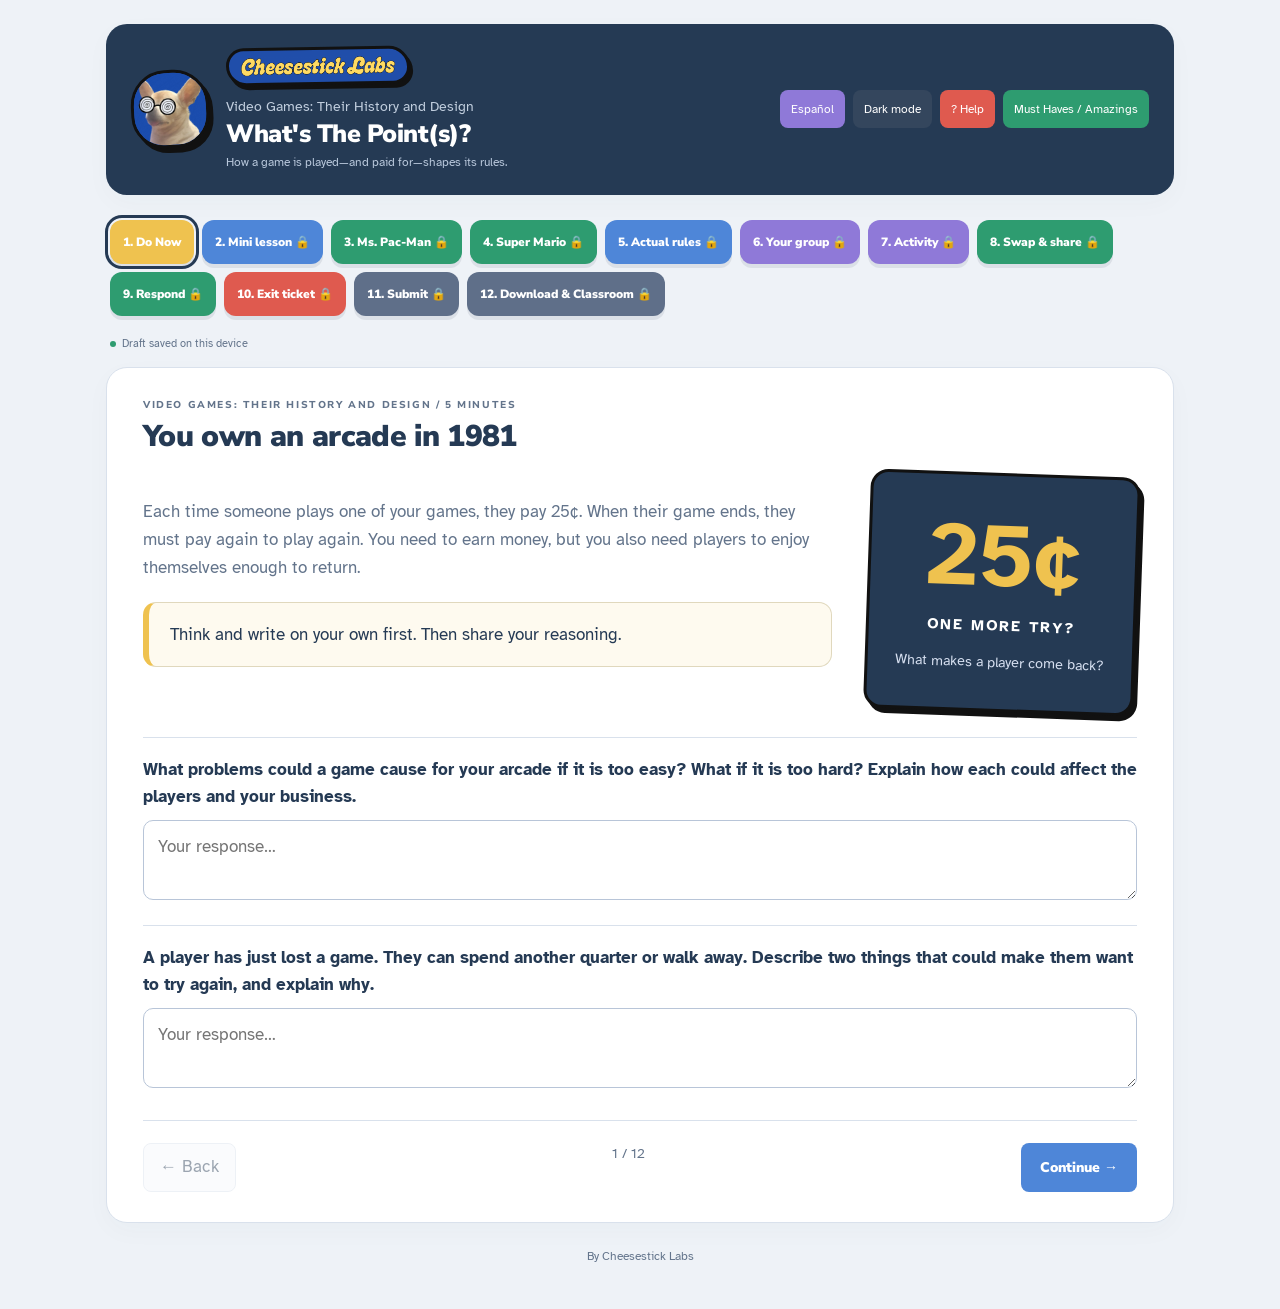
<file: index.html>
<!doctype html><html lang="en"><head><meta charset="utf-8"><meta name="viewport" content="width=device-width,initial-scale=1"><title>Cheesestick Labs · What's The Point(s)?</title><link rel="stylesheet" href="template.css"><link rel="stylesheet" href="difficulty.css"><link rel="stylesheet" href="branding.css"><link rel="stylesheet" href="lesson-flow.css"><link rel="stylesheet" href="lesson-flow.css"></head><body>
<a class="skip" href="#lesson">Skip to lesson</a><div class="app-shell"><header class="topbar"><div class="brand"><div class="logo"><img src="assets/oz.png" alt="Oz wearing spiral glasses"></div><div class="brand-text"><div class="brandline"><img class="wordmark" src="assets/wordmark.png" alt="Cheesestick Labs"></div><div class="series">Video Games: Their History and Design</div><h1 id="title"></h1><div class="subtitle" id="subtitle"></div></div></div><div class="utilities"><button id="language">Español</button><button id="theme">Dark mode</button><button id="help">? Help</button><button id="criteria" aria-haspopup="dialog" aria-controls="criteria-dialog">Must Haves / Amazings</button></div></header><div class="nav-wrap"><nav id="page-nav" aria-label="Lesson pages"></nav><div class="session-line"><span id="saved" role="status"></span></div></div><main id="lesson" tabindex="-1"></main><footer class="site-credit">By Cheesestick Labs</footer></div>
<dialog id="gate"><form id="gate-form"><h2 id="gate-title"></h2><p id="gate-note"></p><label for="code" id="code-label"></label><input id="code" autocomplete="off" required><p id="gate-error" role="status"></p><button class="primary" id="unlock"></button><button type="button" data-close="gate" id="cancel-gate"></button></form></dialog>
<dialog id="help-dialog"><div class="dialog-top"><h2 id="help-title"></h2><button data-close="help-dialog" aria-label="Close">×</button></div><div id="help-content"></div></dialog>
<dialog id="criteria-dialog" aria-labelledby="criteria-title"><div class="dialog-top"><h2 id="criteria-title">Must Haves / Amazings</h2><button data-close="criteria-dialog" aria-label="Close">×</button></div><div id="criteria-content"></div></dialog>
<dialog id="game-dialog"><div class="dialog-top"><h2 id="game-title"></h2><button id="close-game" aria-label="Close game">×</button></div><iframe id="game-frame" title="Game player" allow="autoplay" src="about:blank"></iframe></dialog>
<script src="jspdf.umd.min.js"></script><script src="lesson-passwords.js"></script><script src="actual-rules.js"></script><script src="submission-config.js"></script><script src="submission-client.js"></script><script src="lesson.js"></script></body></html>
</file>
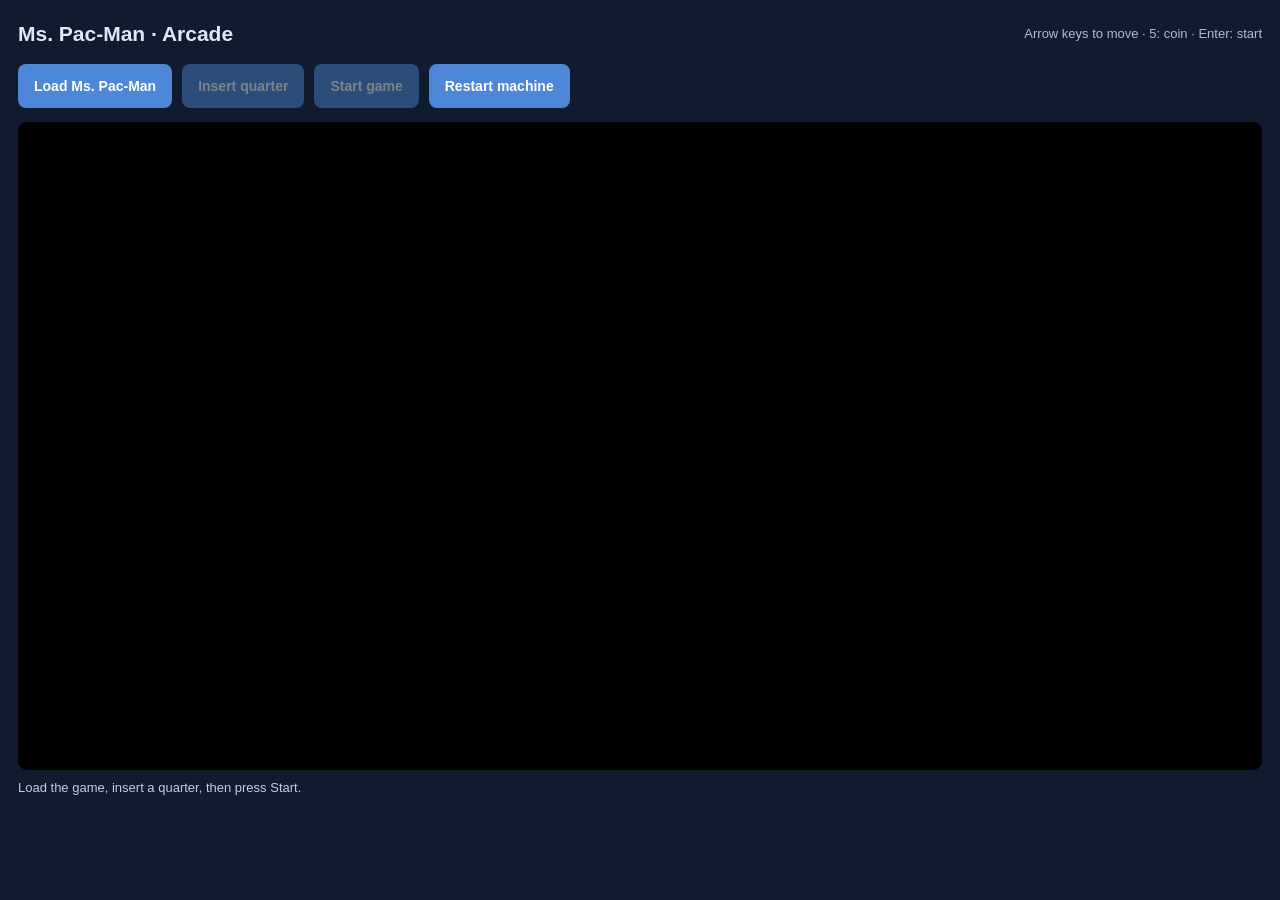
<file: arcade-player.html>
<!doctype html>
<html lang="en"><head><meta charset="utf-8"><meta name="viewport" content="width=device-width,initial-scale=1"><title>Ms. Pac-Man · Arcade player</title><style>
:root{color-scheme:dark}*{box-sizing:border-box}body{margin:0;background:#101c2d;color:#e0e8f4;font:16px/1.5 'Segoe UI',sans-serif;padding:18px}h1{font-size:21px;margin:0}p{margin:8px 0}.top{display:flex;justify-content:space-between;align-items:center;gap:12px;flex-wrap:wrap}.controls{display:flex;gap:10px;flex-wrap:wrap;margin:14px 0}button{font:700 14px 'Segoe UI',sans-serif;background:#4e86d8;color:white;border:0;border-radius:8px;min-height:44px;padding:10px 16px;cursor:pointer}button:disabled{opacity:.45;cursor:default}button:focus-visible{outline:3px solid #efc24f;outline-offset:3px}#game{height:min(72vh,690px);min-height:460px;background:#000;border-radius:9px;overflow:hidden}#status{font-size:13px;color:#c1cede;min-height:24px}.hint{font-size:13px;color:#acbdd3}.ejs_parent{border-radius:9px}
</style></head><body>
<div class="top"><h1>Ms. Pac-Man · Arcade</h1><span class="hint">Arrow keys to move · 5: coin · Enter: start</span></div>
<div class="controls"><button id="load">Load Ms. Pac-Man</button><button id="coin" disabled>Insert quarter</button><button id="start" disabled>Start game</button><button id="restart">Restart machine</button></div>
<div id="game"></div><p id="status" role="status">Load the game, insert a quarter, then press Start.</p>
<script>
(()=>{
const $=id=>document.getElementById(id);let loading=false,timer=null;
function pulse(button){const manager=window.EJS_emulator?.gameManager;if(!manager)return;manager.simulateInput(0,button,1);setTimeout(()=>manager.simulateInput(0,button,0),150);$('game').querySelector('canvas')?.focus();}
$('coin').onclick=()=>pulse(2);$('start').onclick=()=>pulse(3);$('restart').onclick=()=>location.reload();
$('load').onclick=async()=>{if(loading)return;loading=true;$('load').disabled=true;$('status').textContent='Loading the arcade emulator…';
let romUrl;try{const response=await fetch('https://e6fd7b29-ac63-4bf1-9610-cb8d087f3e70.usrfiles.com/archives/e6fd7b_76978f7620c042dcb9dd862d0d67de36.zip',{credentials:'omit'});if(!response.ok)throw Error('HTTP '+response.status);romUrl=URL.createObjectURL(await response.blob());}catch(error){loading=false;$('load').disabled=false;$('status').textContent='Could not load the hosted game. '+error.message;return;}
Object.assign(window,{EJS_player:'#game',EJS_core:'fbneo',EJS_gameUrl:romUrl,EJS_gameName:'mspacman.zip',EJS_pathtodata:new URL('vendor/emulatorjs/',location.href).href,EJS_startOnLoaded:true,EJS_threads:false,EJS_disableLocalStorage:true,EJS_language:'en-US',EJS_color:'#4e86d8'});
const keys=Object.fromEntries(Array.from({length:30},(_,i)=>[i,{value:'',value2:''}]));for(const [i,key]of [[2,'5'],[3,'enter'],[4,'up arrow'],[5,'down arrow'],[6,'left arrow'],[7,'right arrow']])keys[i]={value:key,value2:''};window.EJS_defaultControls={0:keys,1:{},2:{},3:{}};
window.EJS_Buttons={playPause:true,restart:true,mute:true,fullscreen:true,settings:false,saveState:false,loadState:false,gamepad:false,cheat:false,volume:true,saveSavFiles:false,loadSavFiles:false,quickSave:false,quickLoad:false,screenshot:false,cacheManager:false,exitEmulation:false,screenRecord:false};
window.EJS_onGameStart=()=>{clearTimeout(timer);$('coin').disabled=false;$('start').disabled=false;$('load').hidden=true;$('status').textContent='Arcade machine ready. Insert a quarter, then Start. Use the arrow keys to move.';};
const script=document.createElement('script');script.src='vendor/emulatorjs/loader.js';script.onerror=()=>{$('status').textContent='Emulator could not load. Restart the machine to try again.';};document.body.append(script);timer=setTimeout(()=>{$('status').textContent='Still loading. If the game does not appear, restart the machine.';},60000);
};
})();
</script></body></html>
</file>
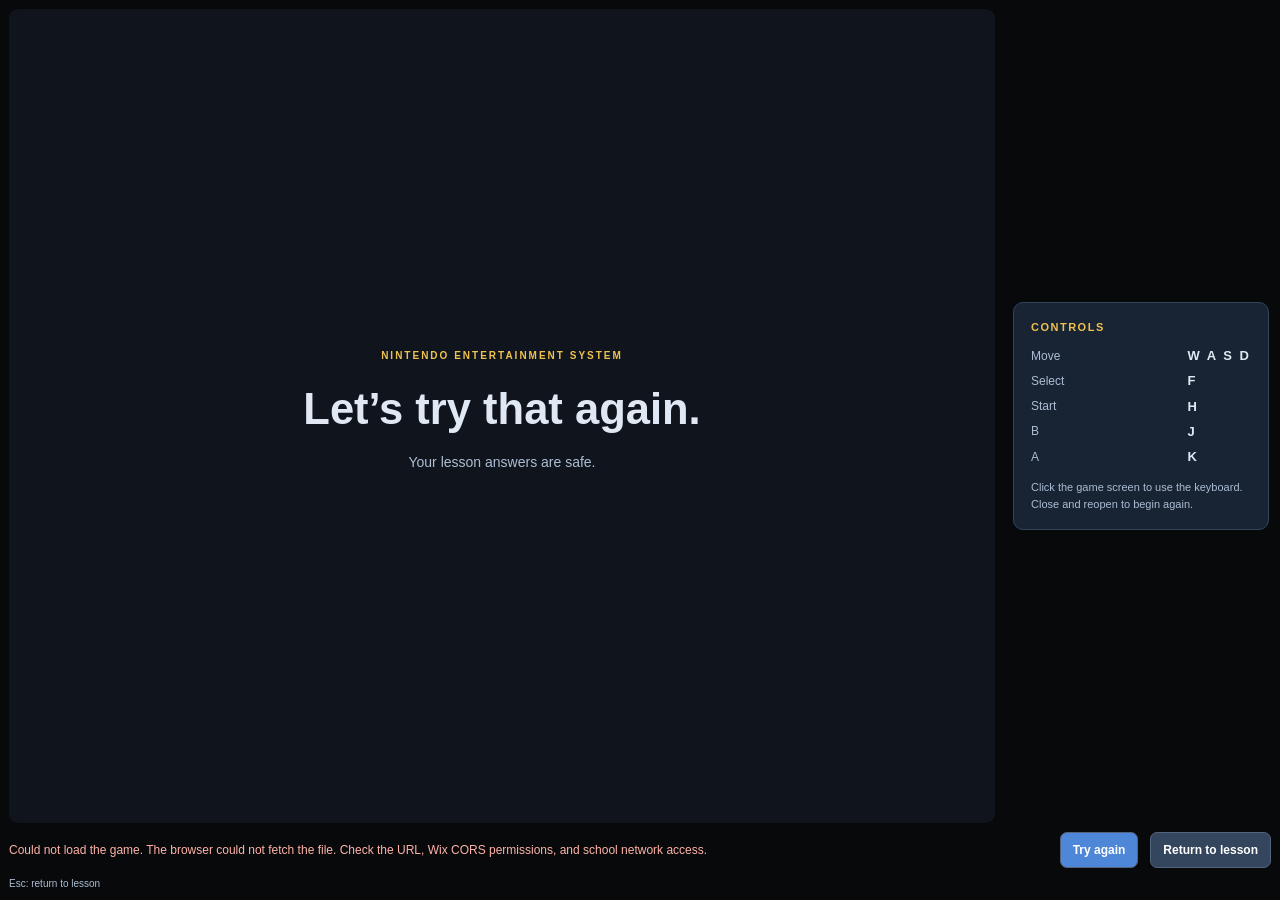
<file: mario-player.html>
<!doctype html>
<html lang="en"><head><meta charset="utf-8"><meta name="viewport" content="width=device-width,initial-scale=1"><title>Super Mario Bros. · Home player</title><link rel="stylesheet" href="nes-player.css"></head>
<body><main class="nes-player"><div class="nes-layout"><section class="stage" id="stage" aria-label="NES game screen" tabindex="0"><div id="nes"></div><div id="cover"><div><span class="system-label">NINTENDO ENTERTAINMENT SYSTEM</span><h1 id="opening">Loading game…</h1><p id="opening-note">Your game starts automatically.</p></div></div></section><aside class="player-sidebar"><img class="controller-diagram" id="controls-image" alt="NES keyboard controls" hidden><div class="controls"><h2 id="controls-title">CONTROLS</h2><div class="key-grid"><span id="move-label">Move</span><strong>W A S D</strong><span>Select</span><strong>F</strong><span>Start</span><strong>H</strong><span>B</span><strong>J</strong><span>A</span><strong>K</strong></div><p id="focus-note">Click the game screen to use the keyboard.</p></div></aside></div><label class="game-file" hidden>Choose Super Mario Bros. game file <input id="rom-upload" type="file" accept=".nes,.zip"></label><div class="status-row"><p id="status" role="status" aria-live="polite">Loading game…</p><button id="retry" hidden>Try again</button><button id="return">Return to lesson</button></div><footer><span id="escape-note">Esc: return to lesson</span></footer></main><script src="jsnes.min.js"></script><script src="nes-zip.js"></script><script src="mario-player.js"></script></body></html>
</file>
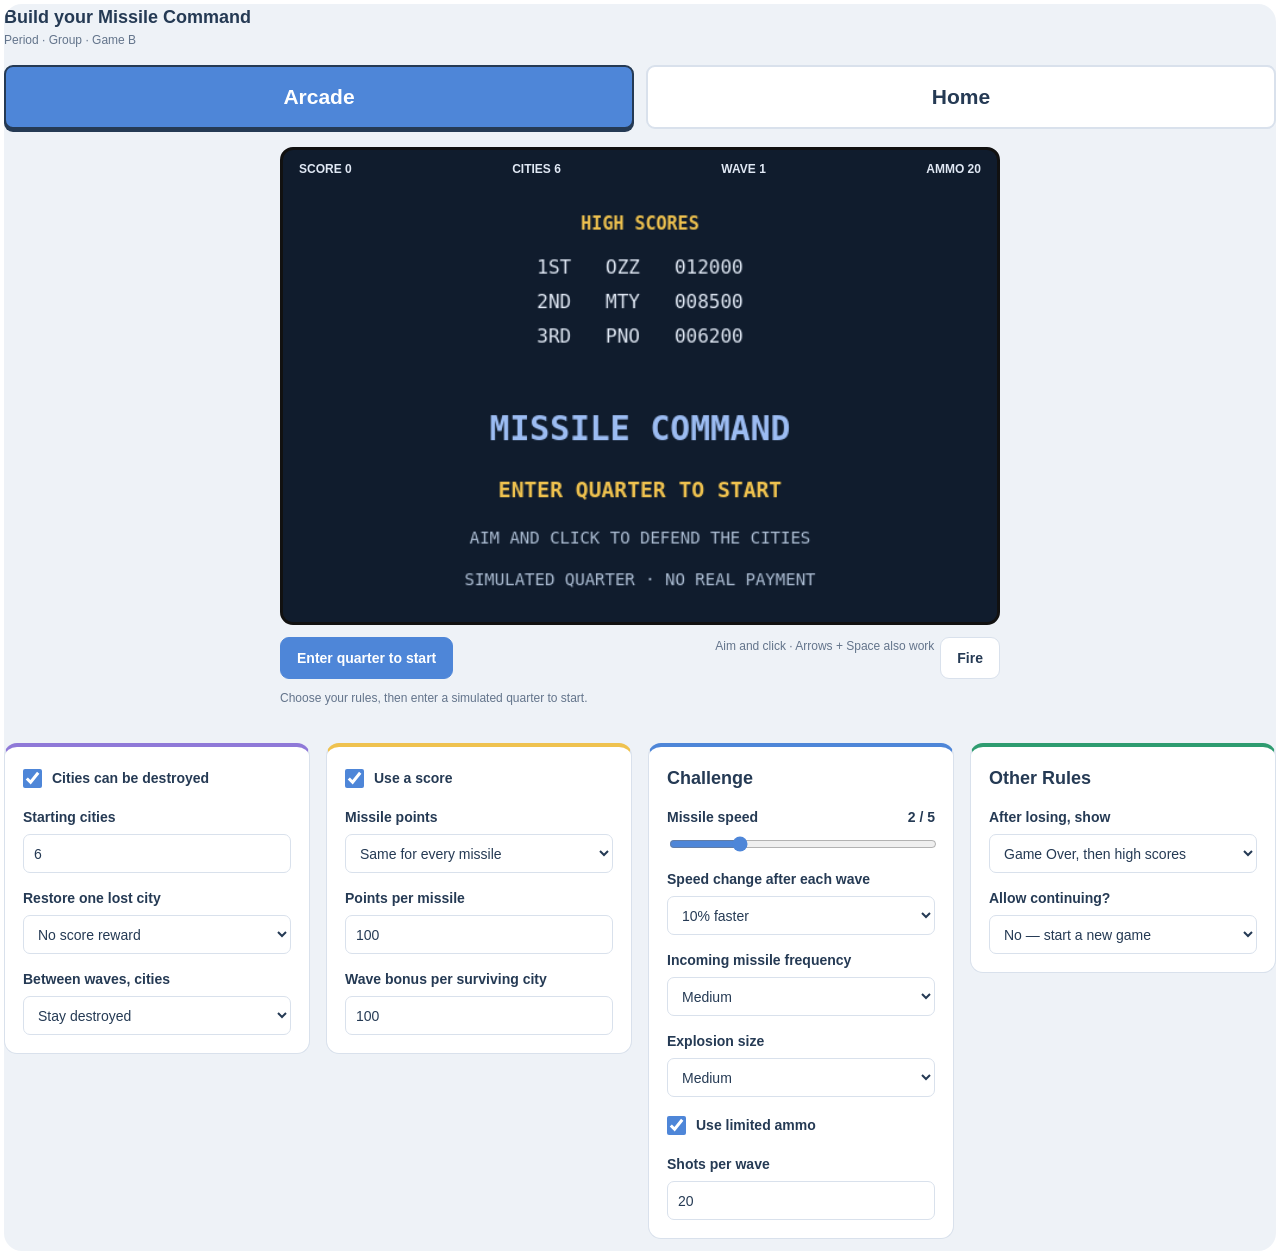
<file: missile-command.html>
<!doctype html><html lang="en"><head><meta charset="utf-8"><meta name="viewport" content="width=device-width,initial-scale=1"><title>missile-command</title><style>html,body{margin:0;padding:0;background:transparent}body{padding:4px}header,footer{display:none!important}.content{padding:0!important}.rules-grid{padding-bottom:12px}#game-builder-checkboxes,#missile-command-builder{border-radius:0;background:transparent}body:has([data-playtest]) .rules-grid{display:none!important}
/* The same game has two independently editable versions. */
#game-builder-checkboxes .topline .tabs,#missile-command-builder .topline .tabs{display:grid;grid-template-columns:repeat(2,minmax(0,1fr));gap:12px;width:100%}
#game-builder-checkboxes .tabs button,#missile-command-builder .tabs button{min-height:64px;font-size:21px;padding:15px 24px;border-width:2px}
#game-builder-checkboxes .tabs button[aria-pressed=true],#missile-command-builder .tabs button[aria-pressed=true]{border-color:#253a54;box-shadow:0 3px 0 #253a54}
#game-builder-checkboxes .topline,#missile-command-builder .topline{align-items:stretch}
</style></head><body><div id="missile-command-builder">
<style>
#missile-command-builder{--paper:light-dark(#fff,#202d3e);--ink:light-dark(#253a54,#e0e8f4);--soft:light-dark(#eef2f7,#151e2b);--line:light-dark(#d9e1ec,#43546d);font:15px/1.5 'Segoe UI',sans-serif;color:var(--ink);background:var(--soft);border-radius:18px;overflow:hidden}
#missile-command-builder *{box-sizing:border-box}
#missile-command-builder header{background:#253a54;color:#fff;padding:20px 24px;display:flex;align-items:center;gap:20px;justify-content:space-between}
#missile-command-builder .brand{display:inline-block;background:#204eaa;border:3px solid #111;border-radius:16px 20px 15px 20px;box-shadow:3px 4px #111;padding:4px 12px;color:#fff;font-weight:800;transform:rotate(-1deg);margin-bottom:12px}
#missile-command-builder h2{font-size:24px;line-height:1.2;margin:4px 0;font-weight:800;color:inherit}
#missile-command-builder h3{font-size:18px;font-weight:700;margin:0}
#missile-command-builder p{margin:0}
#missile-command-builder .series{font-size:12px;color:#c1cede}
#missile-command-builder .tag{font-size:12px;color:#fff;background:#465a75;padding:5px 10px;border-radius:7px}
#missile-command-builder .content{padding:24px}
#missile-command-builder .topline{display:flex;align-items:center;justify-content:space-between;gap:16px;flex-wrap:wrap;margin-bottom:18px}
#missile-command-builder .tabs{display:flex;gap:8px}
#missile-command-builder button{font:700 14px 'Segoe UI',sans-serif;min-height:42px;padding:9px 16px;border:1px solid var(--line);border-radius:9px;color:var(--ink);background:var(--paper)}
#missile-command-builder button[aria-pressed=true],#missile-command-builder .primary{background:#4e86d8;color:#fff;border-color:#4e86d8}
#missile-command-builder button:focus-visible,#missile-command-builder input:focus-visible,#missile-command-builder select:focus-visible{outline:3px solid #efc24f;outline-offset:3px}
#missile-command-builder .workspace{display:grid;grid-template-columns:minmax(0,1.65fr) minmax(240px,1fr);gap:22px;align-items:start}
#missile-command-builder .play{min-width:0}
#missile-command-builder .screen{background:#101c2d;color:#e0e8f4;border:3px solid #111;border-radius:13px;overflow:hidden}
#missile-command-builder .hud{display:flex;justify-content:space-between;gap:10px;padding:12px 16px;font:700 12px 'Segoe UI',sans-serif;flex-wrap:wrap}
#missile-command-builder canvas{display:block;width:100%;height:auto;touch-action:none}
#missile-command-builder .play-actions{display:flex;justify-content:space-between;gap:8px;align-items:center;flex-wrap:wrap;margin-top:12px}
#missile-command-builder .movement{display:flex;gap:6px}
#missile-command-builder .small{font-size:12px;color:light-dark(#63748b,#acbdd3)}
#missile-command-builder .status{margin-top:10px;min-height:36px}
#missile-command-builder .rules{background:var(--paper);padding:20px;border:1px solid var(--line);border-radius:13px}
#missile-command-builder label{display:grid;gap:6px;margin-top:15px;font-size:14px;font-weight:600}
#missile-command-builder .label-row{display:flex;justify-content:space-between;gap:10px}
#missile-command-builder input[type=number],#missile-command-builder select{font:400 14px 'Segoe UI',sans-serif;width:100%;min-height:39px;border:1px solid var(--line);background:var(--paper);color:var(--ink);border-radius:7px;padding:7px 10px}
#missile-command-builder input[type=range]{width:100%;accent-color:#4e86d8}
#missile-command-builder .compare{margin-top:22px;border-left:5px solid #efc24f;background:var(--paper);padding:14px 18px;border-radius:0 10px 10px 0}
#missile-command-builder .compare p{margin-top:5px}
#missile-command-builder footer{text-align:center;padding:0 12px 18px;font-size:12px;color:light-dark(#63748b,#acbdd3)}
@media(max-width:650px){#missile-command-builder .workspace{grid-template-columns:1fr}#missile-command-builder .content{padding:16px}#missile-command-builder header{padding:16px}#missile-command-builder header .tag{display:none}}
#missile-command-builder .screen{position:relative}
#missile-command-builder .name-entry{position:absolute;inset:0;display:flex;flex-direction:column;align-items:center;justify-content:center;gap:16px;padding:24px;text-align:center;background:#101c2d;color:#e0e8f4;font-family:monospace}
#missile-command-builder .name-entry[hidden]{display:none}
#missile-command-builder .name-entry h3{color:#efc24f;font:700 23px monospace}
#missile-command-builder .name-entry label{margin:0;color:#e0e8f4}
#missile-command-builder .name-entry input{width:150px;min-height:52px;text-align:center;letter-spacing:10px;text-transform:uppercase;font:700 28px monospace;color:#efc24f;background:#172b45;border:2px solid #9cbcf2;border-radius:6px}
#missile-command-builder .name-entry button{color:#101c2d;background:#efc24f;border:0}
#missile-command-builder [hidden]{display:none!important}
#missile-command-builder .check-rule{display:flex;align-items:center;gap:10px;font-weight:700}
#missile-command-builder .check-rule input{width:19px;height:19px;accent-color:#4e86d8;margin:0}
#missile-command-builder .rule-detail{margin-top:9px;padding-left:29px}
#missile-command-builder .workspace{display:flex;flex-direction:column;gap:18px}
#missile-command-builder .play{width:100%;max-width:720px;margin:0 auto}
#missile-command-builder .rules-grid{display:grid;grid-template-columns:repeat(3,minmax(0,1fr));gap:16px;width:100%;align-items:start}
#missile-command-builder .rules{min-width:0;padding:18px;border-top:4px solid #8f79d8}
#missile-command-builder .rules:nth-child(2){border-top-color:#efc24f}
#missile-command-builder .rules:nth-child(3){border-top-color:#4e86d8}
#missile-command-builder .rules .check-rule{margin:0;min-height:27px}
#missile-command-builder .rules .rule-detail{padding:0;margin-top:15px}
#missile-command-builder .end-buttons{display:flex;gap:12px;flex-wrap:wrap;justify-content:center}
@media(max-width:700px){#missile-command-builder .rules-grid{grid-template-columns:1fr}}
#missile-command-builder .rules-grid{grid-template-columns:repeat(4,minmax(0,1fr))}
#missile-command-builder .rules:nth-child(4){border-top-color:#2e9c70}
@media(max-width:900px){#missile-command-builder .rules-grid{grid-template-columns:repeat(2,minmax(0,1fr))}}
@media(max-width:550px){#missile-command-builder .rules-grid{grid-template-columns:1fr}}
#missile-command-builder .rules-grid{grid-template-columns:repeat(3,minmax(0,1fr))}
#missile-command-builder .rules-stack{display:grid;gap:16px;min-width:0}
#missile-command-builder .rules[aria-label="Lives rules"]{border-top-color:#8f79d8}
#missile-command-builder .rules[aria-label="Scoring rules"]{border-top-color:#efc24f}
#missile-command-builder .rules[aria-label="Challenge rules"]{border-top-color:#4e86d8}
#missile-command-builder .rules[aria-label="Other Rules"]{border-top-color:#2e9c70}
@media(max-width:650px){#missile-command-builder .rules-grid{grid-template-columns:1fr}}
#missile-command-builder .rules-grid{grid-template-columns:repeat(4,minmax(0,1fr))}
@media(max-width:900px){#missile-command-builder .rules-grid{grid-template-columns:repeat(2,minmax(0,1fr))}}
@media(max-width:550px){#missile-command-builder .rules-grid{grid-template-columns:1fr}}
</style>
<header><div><div class="brand">Cheesestick Labs</div><div class="series">Video Games: Their History and Design</div><h2>What's The Point(s)?</h2></div><span class="tag">Builder preview</span></header>
<div class="content">
<div class="topline"><div><h3>Build your Missile Command</h3><p class="small">Game B · Table 5</p></div><div class="tabs" aria-label="Version"><button type="button" class="cursor-interaction" data-mode="arcade" aria-pressed="true">Arcade</button><button type="button" class="cursor-interaction" data-mode="home" aria-pressed="false">Home</button></div></div>
<div class="workspace">
<section class="play" aria-label="Playable game preview"><div class="screen"><div class="hud"><span data-hud="score">SCORE 0</span><span data-hud="lives">CITIES 6</span><span data-hud="wave">WAVE 1</span><span data-hud="ammo">AMMO 20</span></div><canvas width="600" height="365" aria-label="Missile Command preview. Aim and click to intercept incoming missiles."></canvas><form class="name-entry" data-name-entry hidden><h3>ENTER YOUR INITIALS</h3><p data-run-score></p><label>3 letters<input data-initials aria-label="Your three initials" maxlength="3" minlength="3" pattern="[A-Za-z]{3}" autocomplete="off" required placeholder="___"></label><button class="cursor-interaction" type="submit">Add to high scores</button></form><section class="name-entry" data-end-screen hidden aria-label="End of game"><h3 data-end-title>GAME OVER</h3><p data-end-score></p><div class="end-buttons"><button type="button" class="cursor-interaction" data-end-continue>Insert quarter to continue</button><button type="button" class="cursor-interaction" data-end-finish>High scores</button></div></section></div>
<div class="play-actions"><button type="button" class="primary cursor-interaction" data-action="start">Play test</button><div class="movement"><span class="small">Aim and click · Arrows + Space also work</span><button type="button" class="cursor-interaction" data-action="fire">Fire</button></div></div>
<p class="small status" aria-live="polite" data-status>Choose your rules, then enter a simulated quarter to start.</p></section>
<div class="rules-grid">
<section class="rules" aria-label="City rules">
<label class="check-rule"><input type="checkbox" data-setting="limitedCities" checked>Cities can be destroyed</label>
<div data-city-detail>
<label>Starting cities<input type="number" data-setting="cities" min="3" max="6" value="6"></label>
<label data-extra-city-detail>Restore one lost city<select data-setting="extraCityEvery"><option value="0">No score reward</option><option value="1000">Every 1,000 points</option><option value="3000">Every 3,000 points</option><option value="5000">Every 5,000 points</option></select></label>
<label>Between waves, cities<select data-setting="cityReset"><option value="never">Stay destroyed</option><option value="wave">Rebuild completely</option></select></label>
</div>
</section>
<section class="rules" aria-label="Scoring rules">
<label class="check-rule"><input type="checkbox" data-setting="useScore" checked>Use a score</label>
<div data-score-detail>
<label>Missile points<select data-setting="pointsMode"><option value="flat">Same for every missile</option><option value="chain">More for chain reactions</option></select></label>
<label>Points per missile<input type="number" data-setting="points" min="10" max="1000" step="10" value="100"></label>
<p class="small" data-chain-detail hidden>Chain reactions: ×2, then ×3 points</p>
<label>Wave bonus per surviving city<input type="number" data-setting="cityBonus" min="0" max="1000" step="50" value="100"></label>
</div>
</section>
<section class="rules" aria-label="Challenge rules"><h3>Challenge</h3>
<label><span class="label-row"><span>Missile speed</span><output data-speed-label>2 / 5</output></span><input type="range" data-setting="speed" min="1" max="5" value="2"></label>
<label>Speed change after each wave<select data-setting="ramp"><option value="0">Stay the same</option><option value="10">10% faster</option><option value="25">25% faster</option></select></label>
<label>Incoming missile frequency<select data-setting="fireRate"><option value="1.8">Low</option><option value="1.1">Medium</option><option value="0.55">High</option></select></label>
<label>Explosion size<select data-setting="blastRadius"><option value="24">Small</option><option value="40">Medium</option><option value="60">Large</option></select></label>
<label class="check-rule" style="margin-top:15px"><input type="checkbox" data-setting="limitedAmmo" checked>Use limited ammo</label>
<label data-ammo-detail>Shots per wave<input type="number" data-setting="ammo" min="5" max="60" value="20"></label>
</section>
<section class="rules" aria-label="Other Rules"><h3>Other Rules</h3>
<label>After losing, show<select data-setting="endScreen"><option value="gameover">Game Over</option><option value="scores">High scores</option><option value="both">Game Over, then high scores</option><option value="title">Return to start screen</option></select></label>
<label>Allow continuing?<select data-setting="failure"><option value="restart">No — start a new game</option><option value="continue">Yes — insert a quarter</option></select></label>
<div data-continue-detail>
<label>Continue from<select data-setting="continueAt"><option value="current">Current wave</option><option value="restart">Wave 1</option></select></label>
<label data-continue-score-detail>Score when continuing<select data-setting="continueScore"><option value="keep">Keep it</option><option value="reset">Reset to zero</option></select></label>
</div>
</section></div>
</div>
</div><footer>By Cheesestick Labs</footer>
<script>
(()=>{
const params=new URLSearchParams(location.search),period=params.get('period')||'',group=params.get('group')||'',game=location.pathname.includes('space-invaders')?'a':'b',playtest=params.get('playtest')==='1';
const key='cheesestick-build-'+period+'-'+group+'-'+game;
let snapshot=null;try{snapshot=JSON.parse(playtest?decodeURIComponent(location.hash.slice(1)):localStorage.getItem(key)||'null');}catch{}
if(snapshot?.modelContent?.versions){
const clean={};for(const mode of ['arcade','home']){clean[mode]={};const config=snapshot.modelContent.versions[mode]||{};document.querySelectorAll('[data-setting]').forEach(el=>{const k=el.dataset.setting,v=config[k];if(v===undefined)return;if(el.type==='checkbox'){if(typeof v==='boolean')clean[mode][k]=v;}else if(el.tagName==='SELECT'){if([...el.options].some(o=>o.value===String(v)))clean[mode][k]=v;}else{const n=Number(v),min=el.min?Number(el.min):0,max=el.max?Number(el.max):10000;if(Number.isFinite(n)&&n>=min&&n<=max)clean[mode][k]=n;}});}
snapshot={modelContent:{...snapshot.modelContent,mode:snapshot.modelContent.mode==='home'?'home':'arcade',versions:clean},privateContent:{homeBest:Math.max(0,Math.min(1e9,Number(snapshot.privateContent?.homeBest)||0))}};
}
window.openai={widgetState:snapshot,setWidgetState:async value=>{window.openai.widgetState=value;if(!playtest){try{localStorage.setItem(key,JSON.stringify(value));}catch{}}}};
document.documentElement.style.colorScheme=params.get('theme')==='dark'?'dark':'light';
const groupLine=document.querySelector('.topline .small');if(groupLine)groupLine.textContent=(playtest?'Playtest · ':'')+'Period '+period+' · Group '+group+' · Game '+game.toUpperCase();
const postHeight=()=>parent.postMessage({type:'builder-height',height:Math.ceil(document.body.getBoundingClientRect().height)},location.origin);
new ResizeObserver(postHeight).observe(document.body);window.addEventListener('load',postHeight);
if(playtest)document.querySelectorAll('[data-setting]').forEach(el=>el.disabled=true);
})();
</script>
<script>
(()=>{
const root=document.getElementById('missile-command-builder'),$=s=>root.querySelector(s),canvas=$('canvas'),ctx=canvas.getContext('2d');
const shared={limitedCities:true,cities:6,extraCityEvery:0,cityReset:'never',useScore:true,points:100,pointsMode:'flat',cityBonus:100,speed:2,ramp:10,fireRate:1.1,blastRadius:40,limitedAmmo:true,ammo:20,endScreen:'both',failure:'restart',continueAt:'current',continueScore:'keep'};
const defaults={arcade:{...shared},home:{...shared,cityReset:'wave',limitedAmmo:false,endScreen:'gameover',failure:'continue'}};
let mode='arcade',versions=structuredClone(defaults),homeBest=0,board=[{name:'OZZ',score:12000},{name:'MTY',score:8500},{name:'PNO',score:6200}],lastEntry=null;
let running=false,blocked=false,raf=0,last=0,score=0,wave=1,ammo=20,cities=[],incoming=[],outgoing=[],blasts=[],launched=0,spawnClock=0,waveClock=0,rewardProgress=0,aim={x:300,y:150};
const positions=[55,135,215,385,465,545],status=$('[data-status]');
function applyState(value){if(value?.modelContent?.game==='missile-command'&&value.modelContent.versions){mode=value.modelContent.mode==='home'?'home':'arcade';for(const m of ['arcade','home'])versions[m]={...defaults[m],...value.modelContent.versions[m]};homeBest=Math.max(homeBest,Number(value.privateContent?.homeBest)||0);}}
applyState(window.openai?.widgetState);
function persist(){window.openai?.setWidgetState?.({modelContent:{game:'missile-command',mode,versions},privateContent:{homeBest}}).catch(()=>{});}
function living(){return cities.filter(c=>c.alive).length;}
function rebuildCities(){cities=positions.slice(0,Number(versions[mode].cities)).map(x=>({x,alive:true}));}
function freshWave(){incoming=[];outgoing=[];blasts=[];launched=0;spawnClock=0;waveClock=0;ammo=Number(versions[mode].ammo);}
function hud(){const s=versions[mode];$('[data-hud=score]').hidden=!s.useScore;$('[data-hud=score]').textContent='SCORE '+score;$('[data-hud=lives]').textContent='CITIES '+living();$('[data-hud=wave]').textContent='WAVE '+wave;$('[data-hud=ammo]').textContent=s.limitedAmmo?'AMMO '+ammo:'AMMO ∞';}
function recordPoints(amount){const s=versions[mode];if(!s.useScore||amount<=0)return;score+=amount;if(mode==='home'&&score>homeBest){homeBest=score;persist();}if(s.limitedCities&&Number(s.extraCityEvery)>0){rewardProgress+=amount;while(rewardProgress>=Number(s.extraCityEvery)){rewardProgress-=Number(s.extraCityEvery);const lost=cities.find(c=>!c.alive);if(lost){lost.alive=true;status.textContent='Score reward: one city restored!';}}}}
function title(){
ctx.fillStyle='#101c2d';ctx.fillRect(0,0,600,365);ctx.textAlign='center';
if(mode==='arcade'){
if(versions[mode].useScore){ctx.fillStyle='#efc24f';ctx.font='700 15px monospace';ctx.fillText('HIGH SCORES',300,35);ctx.font='16px monospace';ctx.fillStyle='#e0e8f4';board.slice(0,3).forEach((r,i)=>ctx.fillText(['1ST','2ND','3RD'][i]+'   '+r.name+'   '+String(r.score).padStart(6,'0'),300,72+i*29));if(lastEntry){ctx.fillStyle='#efc24f';ctx.font='14px monospace';ctx.fillText('YOUR SCORE   '+lastEntry.name+'   '+lastEntry.score,300,166);}}
else{ctx.fillStyle='#9cbcf2';ctx.font='700 22px monospace';ctx.fillText('PROTECT YOUR CITIES',300,100);}
ctx.fillStyle='#9cbcf2';ctx.font='700 28px monospace';ctx.fillText('MISSILE COMMAND',300,212);ctx.fillStyle='#efc24f';ctx.font='700 18px monospace';ctx.fillText(living()===0&&versions[mode].failure==='continue'?'INSERT COIN TO CONTINUE':'ENTER QUARTER TO START',300,260);ctx.font='14px monospace';ctx.fillStyle='#acbdd3';ctx.fillText('AIM AND CLICK TO DEFEND THE CITIES',300,299);ctx.fillText('SIMULATED QUARTER · NO REAL PAYMENT',300,334);
}else{ctx.fillStyle='#9cbcf2';ctx.font='700 32px monospace';ctx.fillText('MISSILE',300,104);ctx.fillText('COMMAND',300,148);if(versions[mode].useScore){ctx.fillStyle='#efc24f';ctx.font='15px monospace';ctx.fillText('YOUR TOP SCORE: '+homeBest,300,192);}ctx.font='700 19px monospace';ctx.fillStyle='#efc24f';ctx.fillText('PRESS SPACE TO START!',300,251);ctx.font='14px monospace';ctx.fillStyle='#acbdd3';ctx.fillText('AIM AND CLICK TO DEFEND THE CITIES',300,296);}
}
function draw(){if(!running){title();return;}ctx.fillStyle='#101c2d';ctx.fillRect(0,0,600,365);ctx.fillStyle='#273b55';for(let i=0;i<35;i++)ctx.fillRect((i*137+19)%600,(i*73+11)%300,2,2);
ctx.strokeStyle='#f28c83';ctx.lineWidth=1.5;incoming.forEach(m=>{ctx.beginPath();ctx.moveTo(m.ox,m.oy);ctx.lineTo(m.x,m.y);ctx.stroke();ctx.fillStyle='#f3b4a8';ctx.fillRect(m.x-2,m.y-2,4,4);});
ctx.strokeStyle='#9cbcf2';outgoing.forEach(m=>{ctx.beginPath();ctx.moveTo(300,331);ctx.lineTo(m.x,m.y);ctx.stroke();});
blasts.forEach(b=>{ctx.beginPath();ctx.arc(b.x,b.y,b.radius,0,Math.PI*2);ctx.fillStyle=b.depth?'#efb85355':'#9cbcf255';ctx.fill();ctx.strokeStyle=b.depth?'#efc24f':'#b8d4ff';ctx.stroke();});
ctx.fillStyle='#344b68';ctx.fillRect(0,346,600,19);
cities.forEach((c,i)=>{if(c.alive){ctx.fillStyle='#76c99a';for(let j=0;j<5;j++)ctx.fillRect(c.x-21+j*9,330-(j%3)*5,7,16+(j%3)*5);ctx.fillStyle='#e0e8f4';ctx.font='10px monospace';ctx.textAlign='center';ctx.fillText(String(i+1),c.x,361);}else{ctx.fillStyle='#58657a';ctx.fillRect(c.x-20,342,13,4);ctx.fillRect(c.x+3,339,15,7);}});
ctx.fillStyle='#9cbcf2';ctx.beginPath();ctx.moveTo(275,346);ctx.lineTo(286,325);ctx.lineTo(314,325);ctx.lineTo(325,346);ctx.closePath();ctx.fill();ctx.fillStyle='#efc24f';ctx.fillRect(296,316,8,13);
ctx.strokeStyle='#efc24f';ctx.lineWidth=1;ctx.beginPath();ctx.arc(aim.x,aim.y,8,0,Math.PI*2);ctx.moveTo(aim.x-13,aim.y);ctx.lineTo(aim.x+13,aim.y);ctx.moveTo(aim.x,aim.y-13);ctx.lineTo(aim.x,aim.y+13);ctx.stroke();}
function reset(){cancelAnimationFrame(raf);running=false;blocked=false;score=0;wave=1;rewardProgress=0;aim={x:300,y:150};rebuildCities();freshWave();$('[data-name-entry]').hidden=true;$('[data-end-screen]').hidden=true;$('[data-action=start]').disabled=false;$('[data-action=start]').textContent=mode==='arcade'?'Enter quarter to start':'Press Space to start!';hud();draw();}
function render(){const s=versions[mode];$('[data-city-detail]').hidden=!s.limitedCities;$('[data-extra-city-detail]').hidden=!(s.limitedCities&&s.useScore);$('[data-score-detail]').hidden=!s.useScore;$('[data-chain-detail]').hidden=s.pointsMode!=='chain';$('[data-ammo-detail]').hidden=!s.limitedAmmo;$('[data-continue-detail]').hidden=s.failure!=='continue';$('[data-continue-score-detail]').hidden=!s.useScore;
const end=$('[data-setting=endScreen]');end.querySelector('[value=scores]').disabled=!s.useScore;end.querySelector('[value=both]').disabled=!s.useScore;end.querySelector('[value=scores]').textContent=mode==='arcade'?'High scores':'Your top score';end.querySelector('[value=both]').textContent=mode==='arcade'?'Game Over, then high scores':'Game Over, then your top score';if(!s.useScore&&['scores','both'].includes(s.endScreen))s.endScreen='gameover';$('[data-setting=failure]').querySelector('[value=continue]').textContent=mode==='arcade'?'Yes — insert a quarter':'Yes — continue for free';
root.querySelectorAll('[data-mode]').forEach(b=>b.setAttribute('aria-pressed',String(b.dataset.mode===mode)));root.querySelectorAll('[data-setting]').forEach(el=>{if(el.type==='checkbox')el.checked=!!s[el.dataset.setting];else el.value=s[el.dataset.setting];});$('[data-speed-label]').textContent=s.speed+' / 5';reset();}
function returnToTitle(){blocked=false;$('[data-name-entry]').hidden=true;$('[data-end-screen]').hidden=true;$('[data-action=start]').disabled=false;draw();}
function finishRun(){const s=versions[mode];$('[data-end-screen]').hidden=true;if(s.useScore&&['scores','both'].includes(s.endScreen)){blocked=true;if(mode==='arcade'){$('[data-name-entry]').hidden=false;$('[data-run-score]').textContent='YOUR SCORE: '+score;const input=$('[data-initials]');input.value='';input.focus();$('[data-action=start]').disabled=true;}else{$('[data-end-screen]').hidden=false;$('[data-end-title]').textContent='YOUR TOP SCORE';$('[data-end-score]').textContent=homeBest+' · THIS RUN: '+score;$('[data-end-continue]').hidden=s.failure!=='continue';$('[data-end-continue]').textContent='Continue';$('[data-end-finish]').textContent='Return to title';$('[data-end-finish]').onclick=returnToTitle;}return;}returnToTitle();}
function endRun(){running=false;hud();draw();const s=versions[mode];$('[data-action=start]').textContent=mode==='arcade'?(s.failure==='continue'?'Insert coin to continue':'Enter quarter to start'):'Press Space to start!';if(['gameover','both'].includes(s.endScreen)){blocked=true;$('[data-end-screen]').hidden=false;$('[data-end-title]').textContent='GAME OVER';$('[data-end-score]').textContent=s.useScore?'YOUR SCORE: '+score:'';$('[data-end-continue]').hidden=s.failure!=='continue';$('[data-end-continue]').textContent=mode==='arcade'?'Insert quarter to continue':'Continue';$('[data-end-finish]').textContent=s.endScreen==='both'?(mode==='arcade'?'High scores':'Your top score'):'Return to title';$('[data-end-finish]').onclick=finishRun;$('[data-action=start]').disabled=true;}else finishRun();status.textContent='All cities lost. Your ending and continue rules apply now.';}
function startTest(){if(blocked)return;if(running){reset();status.textContent='Test reset. Your rules are unchanged.';return;}const s=versions[mode];if(living()===0){const continuing=s.failure==='continue';if(!continuing||s.continueAt==='restart')wave=1;if(!continuing||s.continueScore==='reset'){score=0;rewardProgress=0;}rebuildCities();freshWave();}running=true;last=performance.now();$('[data-action=start]').textContent='Restart test';status.textContent=(mode==='arcade'?'Simulated quarter entered. ':'')+'Aim and click to launch an interceptor.';hud();raf=requestAnimationFrame(tick);}
function fire(){if(!running)return;const s=versions[mode];if(s.limitedAmmo&&ammo<=0){status.textContent='Out of ammo. Wait for the next wave.';return;}if(s.limitedAmmo)ammo--;outgoing.push({x:300,y:331,tx:aim.x,ty:aim.y});hud();}
function spawnMissile(){const targets=cities.filter(c=>c.alive);if(!targets.length)return;const city=targets[Math.floor(Math.random()*targets.length)],x=20+Math.random()*560;incoming.push({x,y:0,ox:x,oy:0,tx:city.x,ty:340});launched++;}
function addBlast(x,y,depth){blasts.push({x,y,depth,age:0,radius:0});}
function nextWave(){const s=versions[mode];recordPoints(Number(s.cityBonus)*living());wave++;if(s.cityReset==='wave')rebuildCities();freshWave();status.textContent='Wave '+wave+' · Ammo refilled'+(s.cityReset==='wave'?' · Cities rebuilt':'')+'.';}
function tick(now){if(!running)return;const dt=Math.min((now-last)/1000,.04);last=now;const s=versions[mode];spawnClock+=dt;const total=8+wave*3;if(launched<total&&spawnClock>=Number(s.fireRate)){spawnClock=0;spawnMissile();}
outgoing=outgoing.filter(m=>{const dx=m.tx-m.x,dy=m.ty-m.y,d=Math.hypot(dx,dy),step=420*dt;if(d<=step){addBlast(m.tx,m.ty,0);return false;}m.x+=dx/d*step;m.y+=dy/d*step;return true;});
blasts.forEach(b=>{b.age+=dt;b.radius=Number(s.blastRadius)*(b.age<.25?b.age/.25:Math.max(0,1-(b.age-.25)/.85));});blasts=blasts.filter(b=>b.age<1.1);
const speed=(14+Number(s.speed)*9)*Math.pow(1+Number(s.ramp)/100,wave-1);
incoming=incoming.filter(m=>{const dx=m.tx-m.x,dy=m.ty-m.y,d=Math.hypot(dx,dy),step=speed*dt;m.x+=dx/Math.max(d,1)*Math.min(d,step);m.y+=dy/Math.max(d,1)*Math.min(d,step);
const blast=blasts.find(b=>Math.hypot(b.x-m.x,b.y-m.y)<=b.radius+2);
if(blast){const depth=blast.depth+1;recordPoints(Number(s.points)*(s.pointsMode==='chain'?Math.min(depth,3):1));addBlast(m.x,m.y,depth);return false;}
if(m.y>=338){const target=cities.find(c=>Math.abs(c.x-m.tx)<5);if(target&&s.limitedCities)target.alive=false;return false;}return true;});
if(living()===0){endRun();return;}
if(launched>=total&&!incoming.length&&!outgoing.length){waveClock+=dt;if(waveClock>.9)nextWave();}else waveClock=0;
hud();draw();raf=requestAnimationFrame(tick);}
root.querySelectorAll('[data-mode]').forEach(b=>b.onclick=()=>{mode=b.dataset.mode;render();persist();status.textContent='Switched versions. Each keeps its own rules.';});
const textSettings=new Set(['cityReset','pointsMode','endScreen','failure','continueAt','continueScore']);
root.querySelectorAll('[data-setting]').forEach(el=>el.onchange=()=>{let value=el.type==='checkbox'?el.checked:el.value;const key=el.dataset.setting;if(el.type!=='checkbox'&&!textSettings.has(key)){value=Number(value);if(!Number.isFinite(value))return;if(el.min)value=Math.max(Number(el.min),value);if(el.max)value=Math.min(Number(el.max),value);}versions[mode][key]=value;render();persist();status.textContent='Rules updated. Test reset with your new settings.';});
$('[data-action=start]').onclick=startTest;$('[data-action=fire]').onclick=fire;
$('[data-end-continue]').onclick=()=>{blocked=false;$('[data-end-screen]').hidden=true;$('[data-action=start]').disabled=false;startTest();};
$('[data-name-entry]').onsubmit=e=>{e.preventDefault();const input=$('[data-initials]'),name=input.value.toUpperCase();if(!/^[A-Z]{3}$/.test(name))return;lastEntry={name,score};board.push(lastEntry);board.sort((a,b)=>b.score-a.score);returnToTitle();status.textContent='Score recorded. Enter another simulated quarter to play.';};
$('[data-initials]').oninput=e=>e.target.value=e.target.value.replace(/[^a-z]/gi,'').toUpperCase();
function pointer(e){const r=canvas.getBoundingClientRect();aim={x:Math.max(10,Math.min(590,(e.clientX-r.left)*600/r.width)),y:Math.max(15,Math.min(310,(e.clientY-r.top)*365/r.height))};}
canvas.onpointermove=pointer;canvas.onpointerdown=e=>{e.preventDefault();pointer(e);fire();};
let active=false;root.onpointerenter=()=>active=true;root.onpointerleave=()=>active=false;
document.addEventListener('keydown',e=>{if(!active||/INPUT|SELECT|TEXTAREA/.test(document.activeElement.tagName))return;if(!['Space','ArrowLeft','ArrowRight','ArrowUp','ArrowDown'].includes(e.code))return;e.preventDefault();if(e.code==='Space'){if(running)fire();else if(mode==='home'&&!e.repeat)startTest();return;}aim.x=Math.max(10,Math.min(590,aim.x+(e.code==='ArrowRight'?15:e.code==='ArrowLeft'?-15:0)));aim.y=Math.max(15,Math.min(310,aim.y+(e.code==='ArrowDown'?15:e.code==='ArrowUp'?-15:0)));});
window.addEventListener('openai:set_globals',e=>{applyState(e.detail?.globals?.widgetState);render();});
render();persist();
})();

</script>
</div>
<script>if(new URLSearchParams(location.search).get('playtest')==='1'){document.body.setAttribute('data-playtest','');document.querySelector('.rules-grid').hidden=true;}</script></body></html>
</file>
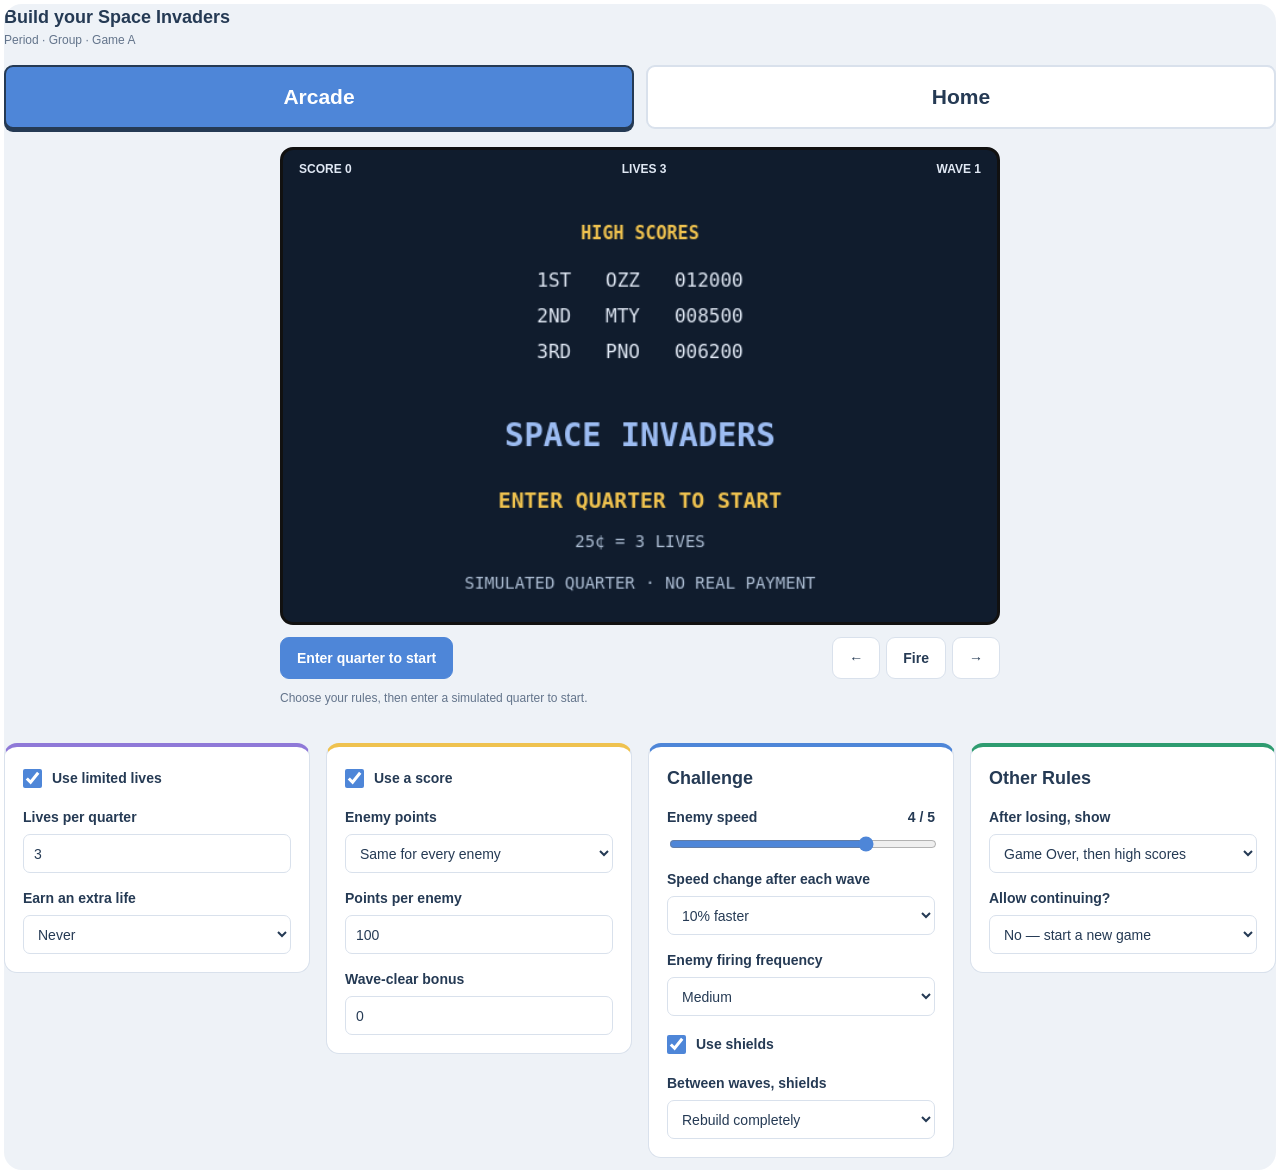
<file: space-invaders.html>
<!doctype html><html lang="en"><head><meta charset="utf-8"><meta name="viewport" content="width=device-width,initial-scale=1"><title>space-invaders</title><style>html,body{margin:0;padding:0;background:transparent}body{padding:4px}header,footer{display:none!important}.content{padding:0!important}.rules-grid{padding-bottom:12px}#game-builder-checkboxes,#missile-command-builder{border-radius:0;background:transparent}body:has([data-playtest]) .rules-grid{display:none!important}
/* The same game has two independently editable versions. */
#game-builder-checkboxes .topline .tabs,#missile-command-builder .topline .tabs{display:grid;grid-template-columns:repeat(2,minmax(0,1fr));gap:12px;width:100%}
#game-builder-checkboxes .tabs button,#missile-command-builder .tabs button{min-height:64px;font-size:21px;padding:15px 24px;border-width:2px}
#game-builder-checkboxes .tabs button[aria-pressed=true],#missile-command-builder .tabs button[aria-pressed=true]{border-color:#253a54;box-shadow:0 3px 0 #253a54}
#game-builder-checkboxes .topline,#missile-command-builder .topline{align-items:stretch}
</style></head><body><div id="game-builder-checkboxes">
<style>
#game-builder-checkboxes{--paper:light-dark(#fff,#202d3e);--ink:light-dark(#253a54,#e0e8f4);--soft:light-dark(#eef2f7,#151e2b);--line:light-dark(#d9e1ec,#43546d);font:15px/1.5 'Segoe UI',sans-serif;color:var(--ink);background:var(--soft);border-radius:18px;overflow:hidden}
#game-builder-checkboxes *{box-sizing:border-box}
#game-builder-checkboxes header{background:#253a54;color:#fff;padding:20px 24px;display:flex;align-items:center;gap:20px;justify-content:space-between}
#game-builder-checkboxes .brand{display:inline-block;background:#204eaa;border:3px solid #111;border-radius:16px 20px 15px 20px;box-shadow:3px 4px #111;padding:4px 12px;color:#fff;font-weight:800;transform:rotate(-1deg);margin-bottom:12px}
#game-builder-checkboxes h2{font-size:24px;line-height:1.2;margin:4px 0;font-weight:800;color:inherit}
#game-builder-checkboxes h3{font-size:18px;font-weight:700;margin:0}
#game-builder-checkboxes p{margin:0}
#game-builder-checkboxes .series{font-size:12px;color:#c1cede}
#game-builder-checkboxes .tag{font-size:12px;color:#fff;background:#465a75;padding:5px 10px;border-radius:7px}
#game-builder-checkboxes .content{padding:24px}
#game-builder-checkboxes .topline{display:flex;align-items:center;justify-content:space-between;gap:16px;flex-wrap:wrap;margin-bottom:18px}
#game-builder-checkboxes .tabs{display:flex;gap:8px}
#game-builder-checkboxes button{font:700 14px 'Segoe UI',sans-serif;min-height:42px;padding:9px 16px;border:1px solid var(--line);border-radius:9px;color:var(--ink);background:var(--paper)}
#game-builder-checkboxes button[aria-pressed=true],#game-builder-checkboxes .primary{background:#4e86d8;color:#fff;border-color:#4e86d8}
#game-builder-checkboxes button:focus-visible,#game-builder-checkboxes input:focus-visible,#game-builder-checkboxes select:focus-visible{outline:3px solid #efc24f;outline-offset:3px}
#game-builder-checkboxes .workspace{display:grid;grid-template-columns:minmax(0,1.65fr) minmax(240px,1fr);gap:22px;align-items:start}
#game-builder-checkboxes .play{min-width:0}
#game-builder-checkboxes .screen{background:#101c2d;color:#e0e8f4;border:3px solid #111;border-radius:13px;overflow:hidden}
#game-builder-checkboxes .hud{display:flex;justify-content:space-between;gap:10px;padding:12px 16px;font:700 12px 'Segoe UI',sans-serif;flex-wrap:wrap}
#game-builder-checkboxes canvas{display:block;width:100%;height:auto;touch-action:none}
#game-builder-checkboxes .play-actions{display:flex;justify-content:space-between;gap:8px;align-items:center;flex-wrap:wrap;margin-top:12px}
#game-builder-checkboxes .movement{display:flex;gap:6px}
#game-builder-checkboxes .small{font-size:12px;color:light-dark(#63748b,#acbdd3)}
#game-builder-checkboxes .status{margin-top:10px;min-height:36px}
#game-builder-checkboxes .rules{background:var(--paper);padding:20px;border:1px solid var(--line);border-radius:13px}
#game-builder-checkboxes label{display:grid;gap:6px;margin-top:15px;font-size:14px;font-weight:600}
#game-builder-checkboxes .label-row{display:flex;justify-content:space-between;gap:10px}
#game-builder-checkboxes input[type=number],#game-builder-checkboxes select{font:400 14px 'Segoe UI',sans-serif;width:100%;min-height:39px;border:1px solid var(--line);background:var(--paper);color:var(--ink);border-radius:7px;padding:7px 10px}
#game-builder-checkboxes input[type=range]{width:100%;accent-color:#4e86d8}
#game-builder-checkboxes .compare{margin-top:22px;border-left:5px solid #efc24f;background:var(--paper);padding:14px 18px;border-radius:0 10px 10px 0}
#game-builder-checkboxes .compare p{margin-top:5px}
#game-builder-checkboxes footer{text-align:center;padding:0 12px 18px;font-size:12px;color:light-dark(#63748b,#acbdd3)}
@media(max-width:650px){#game-builder-checkboxes .workspace{grid-template-columns:1fr}#game-builder-checkboxes .content{padding:16px}#game-builder-checkboxes header{padding:16px}#game-builder-checkboxes header .tag{display:none}}
#game-builder-checkboxes .screen{position:relative}
#game-builder-checkboxes .name-entry{position:absolute;inset:0;display:flex;flex-direction:column;align-items:center;justify-content:center;gap:16px;padding:24px;text-align:center;background:#101c2d;color:#e0e8f4;font-family:monospace}
#game-builder-checkboxes .name-entry[hidden]{display:none}
#game-builder-checkboxes .name-entry h3{color:#efc24f;font:700 23px monospace}
#game-builder-checkboxes .name-entry label{margin:0;color:#e0e8f4}
#game-builder-checkboxes .name-entry input{width:150px;min-height:52px;text-align:center;letter-spacing:10px;text-transform:uppercase;font:700 28px monospace;color:#efc24f;background:#172b45;border:2px solid #9cbcf2;border-radius:6px}
#game-builder-checkboxes .name-entry button{color:#101c2d;background:#efc24f;border:0}
#game-builder-checkboxes [hidden]{display:none!important}
#game-builder-checkboxes .check-rule{display:flex;align-items:center;gap:10px;font-weight:700}
#game-builder-checkboxes .check-rule input{width:19px;height:19px;accent-color:#4e86d8;margin:0}
#game-builder-checkboxes .rule-detail{margin-top:9px;padding-left:29px}
#game-builder-checkboxes .workspace{display:flex;flex-direction:column;gap:18px}
#game-builder-checkboxes .play{width:100%;max-width:720px;margin:0 auto}
#game-builder-checkboxes .rules-grid{display:grid;grid-template-columns:repeat(3,minmax(0,1fr));gap:16px;width:100%;align-items:start}
#game-builder-checkboxes .rules{min-width:0;padding:18px;border-top:4px solid #8f79d8}
#game-builder-checkboxes .rules:nth-child(2){border-top-color:#efc24f}
#game-builder-checkboxes .rules:nth-child(3){border-top-color:#4e86d8}
#game-builder-checkboxes .rules .check-rule{margin:0;min-height:27px}
#game-builder-checkboxes .rules .rule-detail{padding:0;margin-top:15px}
#game-builder-checkboxes .end-buttons{display:flex;gap:12px;flex-wrap:wrap;justify-content:center}
@media(max-width:700px){#game-builder-checkboxes .rules-grid{grid-template-columns:1fr}}
#game-builder-checkboxes .rules-grid{grid-template-columns:repeat(4,minmax(0,1fr))}
#game-builder-checkboxes .rules:nth-child(4){border-top-color:#2e9c70}
@media(max-width:900px){#game-builder-checkboxes .rules-grid{grid-template-columns:repeat(2,minmax(0,1fr))}}
@media(max-width:550px){#game-builder-checkboxes .rules-grid{grid-template-columns:1fr}}
#game-builder-checkboxes .rules-grid{grid-template-columns:repeat(3,minmax(0,1fr))}
#game-builder-checkboxes .rules-stack{display:grid;gap:16px;min-width:0}
#game-builder-checkboxes .rules[aria-label="Lives rules"]{border-top-color:#8f79d8}
#game-builder-checkboxes .rules[aria-label="Scoring rules"]{border-top-color:#efc24f}
#game-builder-checkboxes .rules[aria-label="Challenge rules"]{border-top-color:#4e86d8}
#game-builder-checkboxes .rules[aria-label="Other Rules"]{border-top-color:#2e9c70}
@media(max-width:650px){#game-builder-checkboxes .rules-grid{grid-template-columns:1fr}}
#game-builder-checkboxes .rules-grid{grid-template-columns:repeat(4,minmax(0,1fr))}
@media(max-width:900px){#game-builder-checkboxes .rules-grid{grid-template-columns:repeat(2,minmax(0,1fr))}}
@media(max-width:550px){#game-builder-checkboxes .rules-grid{grid-template-columns:1fr}}
</style>
<header><div><div class="brand">Cheesestick Labs</div><div class="series">Video Games: Their History and Design</div><h2>What's The Point(s)?</h2></div><span class="tag">Builder preview</span></header>
<div class="content">
<div class="topline"><div><h3>Build your Space Invaders</h3><p class="small">Game A · Table 1</p></div><div class="tabs" aria-label="Version"><button type="button" class="cursor-interaction" data-mode="arcade" aria-pressed="true">Arcade</button><button type="button" class="cursor-interaction" data-mode="home" aria-pressed="false">Home</button></div></div>
<div class="workspace">
<section class="play" aria-label="Playable game preview"><div class="screen"><div class="hud"><span data-hud="score">SCORE 0</span><span data-hud="lives">LIVES 3</span><span data-hud="wave">WAVE 1</span></div><canvas width="600" height="365" aria-label="Space Invaders preview. Use the buttons below to move and shoot."></canvas><form class="name-entry" data-name-entry hidden><h3>ENTER YOUR INITIALS</h3><p data-run-score></p><label>3 letters<input data-initials aria-label="Your three initials" maxlength="3" minlength="3" pattern="[A-Za-z]{3}" autocomplete="off" required placeholder="___"></label><button class="cursor-interaction" type="submit">Add to high scores</button></form><section class="name-entry" data-end-screen hidden aria-label="End of game"><h3 data-end-title>GAME OVER</h3><p data-end-score></p><div class="end-buttons"><button type="button" class="cursor-interaction" data-end-continue>Insert quarter to continue</button><button type="button" class="cursor-interaction" data-end-finish>High scores</button></div></section></div>
<div class="play-actions"><button type="button" class="primary cursor-interaction" data-action="start">Play test</button><div class="movement"><button type="button" class="cursor-interaction" data-action="left" aria-label="Move left">←</button><button type="button" class="cursor-interaction" data-action="fire">Fire</button><button type="button" class="cursor-interaction" data-action="right" aria-label="Move right">→</button></div></div>
<p class="small status" aria-live="polite" data-status>Choose your rules, then enter a simulated quarter to start.</p></section>
<div class="rules-grid">
<section class="rules" aria-label="Lives rules">
<label class="check-rule"><input type="checkbox" data-setting="limitedLives" checked>Use limited lives</label>
<div data-lives-detail>
<label class="rule-detail"><span data-lives-label>Lives per quarter</span><input data-setting="lives" type="number" min="1" max="9" value="3"></label>
<label data-extra-life-detail>Earn an extra life<select data-setting="extraLifeEvery"><option value="0">Never</option><option value="1000">Every 1,000 points</option><option value="3000">Every 3,000 points</option><option value="5000">Every 5,000 points</option></select></label>

</div>
</section>
<section class="rules" aria-label="Scoring rules">
<label class="check-rule"><input type="checkbox" data-setting="useScore" checked>Use a score</label>
<div data-score-detail>
<label>Enemy points<select data-setting="pointsMode"><option value="flat">Same for every enemy</option><option value="rows">More for higher rows</option></select></label>
<label class="rule-detail"><span data-points-label>Points per enemy</span><input data-setting="points" type="number" min="10" max="1000" step="10" value="100"></label>
<p class="small" data-row-points hidden>Middle row ×2 · Top row ×3</p>
<label>Wave-clear bonus<input data-setting="waveBonus" type="number" min="0" max="5000" step="100" value="0"></label>
</div>
</section>
<section class="rules" aria-label="Challenge rules"><h3>Challenge</h3>
<label><span class="label-row"><span>Enemy speed</span><output data-speed-label>2 / 5</output></span><input data-setting="speed" type="range" min="1" max="5" step="1" value="2"></label>
<label>Speed change after each wave<select data-setting="ramp"><option value="0">Stay the same</option><option value="10" selected>10% faster</option><option value="25">25% faster</option></select></label>
<label>Enemy firing frequency<select data-setting="fireRate"><option value="3">Low</option><option value="1.4" selected>Medium</option><option value="0.6">High</option></select></label>
<label class="check-rule" style="margin-top:15px"><input type="checkbox" data-setting="useShields" checked>Use shields</label>
<label data-shield-detail>Between waves, shields<select data-setting="shieldReset"><option value="wave">Rebuild completely</option><option value="never">Keep their damage</option></select></label>
<label data-respawn-detail hidden>After a hit<select data-setting="respawn"><option value="restart">Respawn at wave 1</option><option value="continue" selected>Respawn at current wave</option></select></label>
</section><section class="rules" aria-label="Other Rules"><h3>Other Rules</h3>
<label>After losing, show<select data-setting="endScreen"><option value="gameover">Game Over</option><option value="scores">High scores</option><option value="both" selected>Game Over, then high scores</option><option value="title">Return to start screen</option></select></label>
<label><span data-death-label>Allow continuing?</span><select data-setting="failure"><option value="restart">No — start a new game</option><option value="continue">Yes — insert a quarter</option></select></label>
<div data-continue-detail>
<label>Continue from<select data-setting="continueAt"><option value="current">Current wave</option><option value="restart">Wave 1</option></select></label>
<label data-continue-score-detail>Score when continuing<select data-setting="continueScore"><option value="keep">Keep it</option><option value="reset">Reset to zero</option></select></label>
</div>
</section></div></div>

</div><footer>By Cheesestick Labs</footer>
<script>
(()=>{
const params=new URLSearchParams(location.search),period=params.get('period')||'',group=params.get('group')||'',game=location.pathname.includes('space-invaders')?'a':'b',playtest=params.get('playtest')==='1';
const key='cheesestick-build-'+period+'-'+group+'-'+game;
let snapshot=null;try{snapshot=JSON.parse(playtest?decodeURIComponent(location.hash.slice(1)):localStorage.getItem(key)||'null');}catch{}
if(snapshot?.modelContent?.versions){
const clean={};for(const mode of ['arcade','home']){clean[mode]={};const config=snapshot.modelContent.versions[mode]||{};document.querySelectorAll('[data-setting]').forEach(el=>{const k=el.dataset.setting,v=config[k];if(v===undefined)return;if(el.type==='checkbox'){if(typeof v==='boolean')clean[mode][k]=v;}else if(el.tagName==='SELECT'){if([...el.options].some(o=>o.value===String(v)))clean[mode][k]=v;}else{const n=Number(v),min=el.min?Number(el.min):0,max=el.max?Number(el.max):10000;if(Number.isFinite(n)&&n>=min&&n<=max)clean[mode][k]=n;}});}
snapshot={modelContent:{...snapshot.modelContent,mode:snapshot.modelContent.mode==='home'?'home':'arcade',versions:clean},privateContent:{homeBest:Math.max(0,Math.min(1e9,Number(snapshot.privateContent?.homeBest)||0))}};
}
window.openai={widgetState:snapshot,setWidgetState:async value=>{window.openai.widgetState=value;if(!playtest){try{localStorage.setItem(key,JSON.stringify(value));}catch{}}}};
document.documentElement.style.colorScheme=params.get('theme')==='dark'?'dark':'light';
const groupLine=document.querySelector('.topline .small');if(groupLine)groupLine.textContent=(playtest?'Playtest · ':'')+'Period '+period+' · Group '+group+' · Game '+game.toUpperCase();
const postHeight=()=>parent.postMessage({type:'builder-height',height:Math.ceil(document.body.getBoundingClientRect().height)},location.origin);
new ResizeObserver(postHeight).observe(document.body);window.addEventListener('load',postHeight);
if(playtest)document.querySelectorAll('[data-setting]').forEach(el=>el.disabled=true);
})();
</script>
<script>
(()=>{
const root=document.getElementById('game-builder-checkboxes'), canvas=root.querySelector('canvas'),ctx=canvas.getContext('2d');
const sharedDefaults={extraLifeEvery:0,pointsMode:'flat',waveBonus:0,fireRate:1.4,useShields:true,shieldReset:'wave',continueAt:'current',continueScore:'keep'};
const defaults={arcade:{...sharedDefaults,endScreen:'both',respawn:'continue',useScore:true,limitedLives:true,lives:3,speed:4,ramp:10,points:100,failure:'restart'},home:{...sharedDefaults,endScreen:'gameover',respawn:'continue',useScore:true,limitedLives:true,lives:5,speed:2,ramp:10,points:100,failure:'continue'}};
let mode='arcade',versions=structuredClone(defaults),running=false,raf=0,last=0,player=300,enemies=[],bullets=[],shots=[],dir=1,score=0,lives=3,wave=1,shotClock=0,immune=0,highScore=12000,enteringName=false,lastEntry=null;
let homeBest=Number(window.openai?.widgetState?.privateContent?.homeBest)||0;
let shields=[],extraLifeProgress=0;
let board=[{name:'OZZ',score:12000},{name:'MTY',score:8500},{name:'PNO',score:6200}];
const status=root.querySelector('[data-status]');
const saved=window.openai?.widgetState?.modelContent;
if(saved?.versions?.arcade && saved?.versions?.home){versions=saved.versions;mode=saved.mode==='home'?'home':'arcade';}
for(const m of ['arcade','home'])versions[m]={...defaults[m],...versions[m]};
function persist(){window.openai?.setWidgetState?.({modelContent:{mode,versions},privateContent:{homeBest}}).catch(()=>{});}
function buildShields(){
shields=[];
if(!versions[mode].useShields)return;
for(const center of [90,230,370,510])for(let row=0;row<5;row++)for(let col=0;col<10;col++){
if(row===0&&(col===0||col===9))continue;
if(row>=3&&col>=3&&col<=6)continue;
shields.push({x:center-35+col*7,y:270+row*6,w:7,h:6});
}
}
function hitShield(shot,upward){
const old=shot.prevY??shot.y;
const top=Math.min(old,shot.y),bottom=Math.max(old,shot.y)+12;
const candidates=shields.filter(b=>shot.x+3>=b.x&&shot.x-3<=b.x+b.w&&bottom>=b.y&&top<=b.y+b.h);
if(!candidates.length)return false;
candidates.sort((a,b)=>upward?b.y-a.y:a.y-b.y);
const impact=candidates[0],cx=shot.x,cy=upward?impact.y+impact.h:impact.y;
shields=shields.filter(b=>Math.hypot(b.x+b.w/2-cx,b.y+b.h/2-cy)>11);
return true;
}
function spawn(){enemies=[];for(let r=0;r<3;r++)for(let c=0;c<8;c++)enemies.push({x:85+c*54,y:48+r*38,row:r});dir=1;shots=[];bullets=[];shotClock=0;}
function hud(){root.querySelector('[data-hud=score]').hidden=!versions[mode].useScore;root.querySelector('[data-hud=lives]').hidden=!versions[mode].limitedLives;for(const [key,val] of Object.entries({score:'SCORE '+score,lives:'LIVES '+lives,wave:'WAVE '+wave}))root.querySelector('[data-hud="'+key+'"]').textContent=val;}
function drawScene(){ctx.fillStyle='#101c2d';ctx.fillRect(0,0,600,365);ctx.fillStyle='#273b55';for(let i=0;i<35;i++)ctx.fillRect((i*137+19)%600,(i*73+11)%310,2,2);ctx.fillStyle='#9cbcf2';enemies.forEach(e=>{ctx.fillStyle=versions[mode].pointsMode==='rows'?['#c0a4ef','#9cbcf2','#76c99a'][e.row??2]:'#9cbcf2';ctx.fillRect(e.x-12,e.y-8,24,15);ctx.fillRect(e.x-18,e.y-3,36,6);ctx.fillRect(e.x-9,e.y-12,5,5);ctx.fillRect(e.x+4,e.y-12,5,5);ctx.fillStyle='#101c2d';ctx.fillRect(e.x-7,e.y-3,4,4);ctx.fillRect(e.x+3,e.y-3,4,4);ctx.fillStyle='#9cbcf2';});ctx.fillStyle='#76c99a';shields.forEach(b=>ctx.fillRect(b.x,b.y,b.w,b.h));ctx.fillStyle=immune>0?'#acbdd3':'#efc24f';ctx.fillRect(player-17,332,34,11);ctx.fillRect(player-5,324,10,9);ctx.fillStyle='#efc24f';bullets.forEach(b=>ctx.fillRect(b.x-2,b.y,4,12));ctx.fillStyle='#f28c83';shots.forEach(b=>ctx.fillRect(b.x-3,b.y,6,12));ctx.strokeStyle='#43546d';ctx.beginPath();ctx.moveTo(0,352);ctx.lineTo(600,352);ctx.stroke();}
function draw(){
if(running){drawScene();return;}
ctx.fillStyle='#101c2d';ctx.fillRect(0,0,600,365);
ctx.textAlign='center';
if(mode==='arcade'){
if(versions.arcade.useScore){ctx.font='700 15px monospace';ctx.fillStyle='#efc24f';ctx.fillText('HIGH SCORES',300,43);
ctx.font='16px monospace';ctx.fillStyle='#e0e8f4';
board.slice(0,3).forEach((r,i)=>ctx.fillText(['1ST','2ND','3RD'][i]+'   '+r.name+'   '+String(r.score).padStart(6,'0'),300,83+i*30));if(lastEntry){ctx.fillStyle='#efc24f';ctx.font='14px monospace';ctx.fillText('YOUR SCORE   '+lastEntry.name+'   '+lastEntry.score,300,178);}}else{ctx.fillStyle='#9cbcf2';ctx.font='700 24px monospace';ctx.fillText('DEFEND THE EARTH',300,100);ctx.fillStyle='#acbdd3';ctx.font='15px monospace';ctx.fillText('HOW LONG CAN YOU LAST?',300,143);}
ctx.fillStyle='#9cbcf2';ctx.font='700 27px monospace';ctx.fillText('SPACE INVADERS',300,217);
ctx.fillStyle='#efc24f';ctx.font='700 18px monospace';ctx.fillText(lives<=0&&versions.arcade.failure==='continue'?'INSERT COIN TO CONTINUE':'ENTER QUARTER TO START',300,269);
ctx.fillStyle='#acbdd3';ctx.font='14px monospace';ctx.fillText(versions.arcade.limitedLives?'25¢ = '+versions.arcade.lives+' LIVES':'25¢ TO START · UNLIMITED RESPAWNS',300,302);
ctx.fillText('SIMULATED QUARTER · NO REAL PAYMENT',300,337);
}else{
ctx.fillStyle='#9cbcf2';ctx.font='700 34px monospace';ctx.fillText('SPACE',300,109);ctx.fillText('INVADERS',300,153);
ctx.fillStyle='#acbdd3';ctx.font='15px monospace';if(versions.home.useScore){ctx.fillStyle='#efc24f';ctx.fillText('YOUR TOP SCORE: '+homeBest,300,195);}
ctx.fillStyle='#efc24f';ctx.font='700 19px monospace';ctx.fillText('PRESS SPACE TO START!',300,257);
ctx.fillStyle='#acbdd3';ctx.font='14px monospace';ctx.fillText('Or use the start button below',300,298);
}
}
function startLabel(){return mode==='arcade'?(lives<=0&&versions.arcade.failure==='continue'?'Insert coin to continue':'Enter quarter to start'):'Press Space to start!';}

function reset(){root.querySelector('[data-end-screen]').hidden=true;enteringName=false;root.querySelector('[data-name-entry]').hidden=true;root.querySelector('[data-action=start]').disabled=false;cancelAnimationFrame(raf);running=false;score=0;extraLifeProgress=0;wave=1;lives=Number(versions[mode].lives);player=300;immune=0;buildShields();spawn();hud();draw();root.querySelector('[data-action=start]').textContent=startLabel();}
function render(){
const s=versions[mode];
root.querySelector('[data-lives-detail]').hidden=!s.limitedLives;
root.querySelector('[data-score-detail]').hidden=!s.useScore;
root.querySelector('[data-respawn-detail]').hidden=s.limitedLives;
root.querySelector('[data-extra-life-detail]').hidden=!(s.limitedLives&&s.useScore);
root.querySelector('[data-shield-detail]').hidden=!s.useShields;
root.querySelector('[data-continue-detail]').hidden=s.failure!=='continue';
root.querySelector('[data-continue-score-detail]').hidden=!s.useScore;
root.querySelector('[data-points-label]').textContent=s.pointsMode==='rows'?'Base points (bottom row)':'Points per enemy';
root.querySelector('[data-row-points]').hidden=s.pointsMode!=='rows';
root.querySelector('[data-lives-label]').textContent=mode==='arcade'?'Lives per quarter':'Starting lives';
root.querySelector('[data-death-label]').textContent='Allow continuing?';
root.querySelector('[data-setting=failure]').querySelector('[value=continue]').textContent=mode==='arcade'?'Yes — insert a quarter':'Yes — continue for free';
const endSelect=root.querySelector('[data-setting=endScreen]');
endSelect.querySelector('[value=scores]').disabled=!s.useScore;
endSelect.querySelector('[value=both]').disabled=!s.useScore;
endSelect.querySelector('[value=scores]').textContent=mode==='arcade'?'High scores':'Your top score';
endSelect.querySelector('[value=both]').textContent=mode==='arcade'?'Game Over, then high scores':'Game Over, then your top score';
if(!s.useScore&&['scores','both'].includes(s.endScreen))s.endScreen='gameover';
root.querySelectorAll('[data-mode]').forEach(b=>b.setAttribute('aria-pressed',String(b.dataset.mode===mode)));
root.querySelectorAll('[data-setting]').forEach(el=>{if(el.type==='checkbox')el.checked=Boolean(s[el.dataset.setting]);else el.value=s[el.dataset.setting];});
root.querySelector('[data-speed-label]').textContent=s.speed+' / 5';reset();
}
function showNameEntry(){
enteringName=true;root.querySelector('[data-end-screen]').hidden=true;
root.querySelector('[data-name-entry]').hidden=false;root.querySelector('[data-run-score]').textContent='YOUR SCORE: '+score;
const input=root.querySelector('[data-initials]');input.value='';root.querySelector('[data-action=start]').disabled=true;input.focus();
}
function finishRun(){
const s=versions[mode];root.querySelector('[data-end-screen]').hidden=true;
if(s.useScore&&['scores','both'].includes(s.endScreen)){
if(mode==='arcade'){showNameEntry();return;}
enteringName=true;root.querySelector('[data-end-screen]').hidden=false;
root.querySelector('[data-end-title]').textContent='YOUR TOP SCORE';
root.querySelector('[data-end-score]').textContent=homeBest+' · THIS RUN: '+score;
root.querySelector('[data-end-continue]').hidden=s.failure!=='continue';
root.querySelector('[data-end-continue]').textContent='Continue';
root.querySelector('[data-end-finish]').textContent='Return to title';
root.querySelector('[data-end-finish]').onclick=returnToTitle;
return;
}returnToTitle();
}
function returnToTitle(){enteringName=false;root.querySelector('[data-end-screen]').hidden=true;root.querySelector('[data-action=start]').disabled=false;draw();}
function endRun(){
const s=versions[mode];draw();
if(['gameover','both'].includes(s.endScreen)){
enteringName=true;root.querySelector('[data-end-screen]').hidden=false;
root.querySelector('[data-end-title]').textContent='GAME OVER';
root.querySelector('[data-end-score]').textContent=s.useScore?'YOUR SCORE: '+score:'';
root.querySelector('[data-end-continue]').hidden=s.failure!=='continue';
root.querySelector('[data-end-continue]').textContent=mode==='arcade'?'Insert quarter to continue':'Continue';
root.querySelector('[data-end-finish]').textContent=s.endScreen==='both'?(mode==='arcade'?'High scores':'Your top score'):'Return to title';
root.querySelector('[data-end-finish]').onclick=finishRun;
root.querySelector('[data-action=start]').disabled=true;
}else finishRun();
}
root.querySelector('[data-end-continue]').onclick=()=>{enteringName=false;root.querySelector('[data-end-screen]').hidden=true;root.querySelector('[data-action=start]').disabled=false;startTest();};

function fire(){if(running&&bullets.length<4)bullets.push({x:player,y:320});}
const keys={};
function addPoints(amount){
const s=versions[mode];
if(!s.useScore||amount<=0)return;
score+=amount;highScore=Math.max(highScore,score);
if(mode==='home'&&score>homeBest){homeBest=score;persist();}
if(s.limitedLives&&Number(s.extraLifeEvery)>0){
extraLifeProgress+=amount;
const earned=Math.floor(extraLifeProgress/Number(s.extraLifeEvery));
if(earned){lives+=earned;extraLifeProgress%=Number(s.extraLifeEvery);status.textContent='Extra life earned! '+lives+' lives remaining.';}
}
}
function advanceWave(){
const s=versions[mode];addPoints(Number(s.waveBonus));wave++;
if(s.shieldReset==='wave')buildShields();
spawn();status.textContent='Wave '+wave+' · '+s.ramp+'% speed increase'+(s.useScore&&Number(s.waveBonus)>0?' · '+s.waveBonus+' bonus points':'')+'.';
}
function tick(now){
if(!running)return;
const dt=Math.min((now-last)/1000,.04);last=now;
const s=versions[mode],speed=Number(s.speed)*17*Math.pow(1+Number(s.ramp)/100,wave-1);
immune=Math.max(0,immune-dt);
player=Math.max(22,Math.min(578,player+((keys.right?1:0)-(keys.left?1:0))*270*dt));
enemies.forEach(e=>e.x+=dir*speed*dt);
if(enemies.some(e=>e.x>575||e.x<25)){dir*=-1;enemies.forEach(e=>{e.x=Math.max(26,Math.min(574,e.x));e.y+=18;});}
bullets.forEach(b=>{b.prevY=b.y;b.y-=380*dt;});
shots.forEach(b=>{b.prevY=b.y;b.y+=(115+Number(s.speed)*18)*dt;});
shotClock+=dt;
if(shotClock>=Number(s.fireRate)&&enemies.length){
shotClock=0;
// Only the frontmost enemy in a column fires through that column.
const front=enemies.filter(e=>!enemies.some(other=>Math.abs(other.x-e.x)<10&&other.y>e.y));
const e=front[Math.floor(Math.random()*front.length)];
shots.push({x:e.x,y:e.y});
}
bullets=bullets.filter(b=>{
if(b.y<0||hitShield(b,true))return false;
const i=enemies.findIndex(e=>Math.abs(e.x-b.x)<20&&Math.abs(e.y-b.y)<17);
if(i<0)return true;
const enemy=enemies[i];enemies.splice(i,1);
const multiplier=s.pointsMode==='rows'?3-(enemy.row??2):1;
addPoints(Number(s.points)*multiplier);return false;
});
shots=shots.filter(b=>!hitShield(b,false));
shields=shields.filter(b=>!enemies.some(e=>Math.abs(e.x-(b.x+b.w/2))<20&&Math.abs(e.y-(b.y+b.h/2))<16));
const invaded=enemies.some(e=>e.y>306);
const hit=shots.some(b=>Math.abs(b.x-player)<21&&b.y>318&&b.y<349)||invaded;
shots=shots.filter(b=>b.y<365);
if(hit&&immune===0){
if(s.limitedLives)lives--;
else{
player=300;
if(s.respawn==='restart'){wave=1;score=0;extraLifeProgress=0;buildShields();spawn();}
status.textContent='Hit! Respawned at '+(s.respawn==='restart'?'wave 1.':'the current wave.');
}
immune=1.5;shots=[];
if(invaded)spawn();
if(lives<=0){
running=false;hud();endRun();
status.textContent=s.failure==='continue'?(mode==='arcade'?'Insert another simulated quarter to continue.':'Start again to continue.'):(mode==='arcade'?'Game over. Enter another simulated quarter to start a new game.':'Game over. Press Space to start a new game.');
root.querySelector('[data-action=start]').textContent=startLabel();return;
}
}
if(!enemies.length)advanceWave();
hud();draw();raf=requestAnimationFrame(tick);
}

root.querySelectorAll('[data-mode]').forEach(b=>b.onclick=()=>{mode=b.dataset.mode;render();status.textContent='Switched versions. Each version keeps its own rules and start screen.';persist();});
root.querySelectorAll('[data-setting]').forEach(el=>el.onchange=()=>{const k=el.dataset.setting;let v=el.type==='checkbox'?el.checked:el.value;if(el.type!=='checkbox'&&!['failure','endScreen','respawn','pointsMode','shieldReset','continueAt','continueScore'].includes(k)){v=Math.max(Number(el.min||0),Math.min(Number(el.max||1000),Number(v)||Number(el.min||0)));}versions[mode][k]=v;render();status.textContent='Rules updated. Test reset with your new settings.';persist();});
function startTest(){
if(enteringName)return;
if(running){reset();status.textContent='Test reset. Your rules are unchanged.';return;}
const s=versions[mode];
if(lives<=0){
lives=Number(s.lives);player=300;immune=1.5;shots=[];bullets=[];shotClock=0;
const continuing=s.failure==='continue';
if(!continuing||s.continueAt==='restart'){wave=1;buildShields();spawn();}
if(!continuing||s.continueScore==='reset'){score=0;extraLifeProgress=0;}
}
running=true;last=performance.now();root.querySelector('[data-action=start]').textContent='Restart test';
status.textContent=(mode==='arcade'?'Simulated quarter entered. ':'')+'Use arrows to move and Space to fire, or use the buttons.';
hud();raf=requestAnimationFrame(tick);
}
root.querySelector('[data-action=start]').onclick=startTest;
for(const action of ['left','right']){const b=root.querySelector('[data-action='+action+']');b.onpointerdown=e=>{e.preventDefault();b.setPointerCapture(e.pointerId);keys[action]=true;};b.onpointerup=b.onpointercancel=()=>keys[action]=false;}
root.querySelector('[data-action=fire]').onclick=fire;
canvas.onpointermove=e=>{if(running){const r=canvas.getBoundingClientRect();player=Math.max(22,Math.min(578,(e.clientX-r.left)*600/r.width));}};canvas.onpointerdown=e=>{e.preventDefault();fire();};
let active=false;root.onpointerenter=()=>active=true;root.onpointerleave=()=>{active=false;keys.left=keys.right=false;};
document.addEventListener('keydown',e=>{if(!active||/INPUT|SELECT|TEXTAREA/.test(document.activeElement.tagName))return;if(['ArrowLeft','ArrowRight','Space'].includes(e.code)){e.preventDefault();if(e.code==='Space'){if(running)fire();else if(mode==='home'&&!e.repeat)startTest();}else keys[e.code==='ArrowLeft'?'left':'right']=true;}});
document.addEventListener('keyup',e=>{if(e.code==='ArrowLeft')keys.left=false;if(e.code==='ArrowRight')keys.right=false;});
window.addEventListener('openai:set_globals',e=>{const incoming=e.detail?.globals?.widgetState;if(Number.isFinite(incoming?.privateContent?.homeBest))homeBest=Math.max(homeBest,incoming.privateContent.homeBest);const s=incoming?.modelContent;if(s?.versions?.arcade&&s?.versions?.home){versions={arcade:{...defaults.arcade,...s.versions.arcade},home:{...defaults.home,...s.versions.home}};mode=s.mode==='home'?'home':'arcade';render();}});
root.querySelector('[data-name-entry]').onsubmit=e=>{e.preventDefault();const input=root.querySelector('[data-initials]');const name=input.value.trim().toUpperCase();if(!/^[A-Z]{3}$/.test(name)){input.setCustomValidity('Enter three letters.');input.reportValidity();return;}input.setCustomValidity('');lastEntry={name,score};board.push(lastEntry);board.sort((a,b)=>b.score-a.score);enteringName=false;root.querySelector('[data-name-entry]').hidden=true;root.querySelector('[data-action=start]').disabled=false;draw();status.textContent='Score recorded. '+(versions.arcade.failure==='continue'?'Insert another simulated coin to continue.':'Enter another simulated quarter to play again.');};
root.querySelector('[data-initials]').oninput=e=>{e.target.setCustomValidity('');e.target.value=e.target.value.replace(/[^a-z]/gi,'').toUpperCase();};
render();persist();
})();
</script>
</div>






<script>if(new URLSearchParams(location.search).get('playtest')==='1'){document.body.setAttribute('data-playtest','');document.querySelector('.rules-grid').hidden=true;}</script></body></html>
</file>
<file: template.css>
@import url('https://fonts.googleapis.com/css2?family=Atkinson+Hyperlegible:wght@400;700&family=Nunito+Sans:wght@600;700;800;900&display=swap');
:root{color-scheme:light;--bg:#eef2f7;--surface:#fff;--soft:#f6f8fc;--field:#fff;--ink:#253a54;--muted:#63748b;--line:#d9e1ec;--header:#253a54;--blue:#4e86d8;--green:#2e9c70;--gold:#efc24f;--red:#df5a4f;--purple:#8f79d8;--slate:#5f6f89;--shadow:0 8px 26px #253a5407;--activity:#f7faff;--grid:#d6e1f0;--node:#fff}
:root[data-theme=dark]{color-scheme:dark;--bg:#151e2b;--surface:#202d3e;--soft:#1b2737;--field:#172333;--ink:#e0e8f4;--muted:#acbdd3;--line:#3a4b61;--header:#111a27;--shadow:0 8px 26px #0d17231c;--activity:#182638;--grid:#35485f;--node:#25374d}
*{box-sizing:border-box}body{margin:0;background:var(--bg);color:var(--ink);font:17px/1.55 'Atkinson Hyperlegible','Segoe UI',sans-serif}button,input,textarea,select{font:inherit}button,a,select,input,textarea{-webkit-tap-highlight-color:transparent}button{cursor:pointer;min-height:44px;border:0;font-weight:700;border-radius:11px;padding:10px 16px;transition:filter .15s,transform .15s}button:hover{filter:brightness(1.05)}button:active{transform:translateY(1px)}button:disabled{opacity:.45;cursor:not-allowed}button:focus-visible,a:focus-visible,input:focus-visible,textarea:focus-visible,select:focus-visible{outline:3px solid var(--gold);outline-offset:4px}a{color:var(--blue);text-underline-offset:3px}h1,h2,h3,.nav-button,.block-label,.primary,.brandline{font-family:'Nunito Sans','Segoe UI',sans-serif}h1,h2,h3{line-height:1.2}h2{font-size:30px;font-weight:900;letter-spacing:-.65px;margin:7px 0 12px}h3{font-size:20px;margin:0 0 9px}p{margin:0 0 14px}p:last-child{margin-bottom:0}.app-shell{max-width:1160px;margin:auto;padding:24px 46px 0}.topbar{border-radius:21px;background:var(--header);padding:23px 25px;color:#fff;display:flex;align-items:center;justify-content:space-between;gap:20px;box-shadow:var(--shadow)}.brand{display:flex;gap:17px;align-items:center}.logo{flex:none;width:66px;height:66px;background:#34475f;border:1px solid #4d6078;border-radius:18px;padding:5px;transform:rotate(-5deg)}.logo svg{width:100%;height:100%}.brandline{font-size:10px;letter-spacing:1.7px;font-weight:900;color:#f2cd6d;display:flex;gap:10px;align-items:center}.preview-tag{font:700 9px 'Segoe UI',sans-serif;letter-spacing:1px;color:#b5c7de;border:1px solid #53647c;border-radius:4px;padding:2px 5px}.series{font-size:14px;color:#c1cede;margin-top:6px}h1{font-size:25px;font-weight:900;letter-spacing:-.5px;margin:2px 0 4px}.subtitle{font-size:12px;color:#b9c8dc}.header-tools{flex:none;align-self:stretch;display:flex;flex-direction:column;justify-content:space-between;gap:15px;align-items:flex-end}.utilities{display:flex;gap:7px;align-items:center}.utilities button{font-size:12px;padding:8px 11px;min-height:38px;border-radius:8px;color:white}.language{background:#8f79d8}.help{background:#df5a4f}.theme{display:flex;gap:7px;align-items:center;background:#34465d}.theme-track{background:#d4ad44;width:34px;height:20px;border-radius:15px;display:block;padding:2px;transition:background .2s}.theme-thumb{display:grid;place-items:center;background:#fff8df;color:#705010;width:16px;height:16px;border-radius:50%;font-size:11px;transition:transform .2s}[data-theme=dark] .theme-track{background:#617a9f}[data-theme=dark] .theme-thumb{transform:translateX(14px);background:#e4edff;color:#324b69}.pacing{display:flex;gap:8px;align-items:center;font-size:11px;color:#c1cede}.pacing select{background:#34465d;color:#edf3fa;border:1px solid #53647c;border-radius:6px;padding:5px;font-size:11px}.nav-wrap{padding:20px 0 15px}nav{display:flex;gap:8px;flex-wrap:wrap}.nav-button{background:var(--tab);color:#fff;border-radius:12px;padding:12px 13px;font-size:12px;font-weight:900;box-shadow:0 4px 0 #23364d18;display:flex;gap:7px;align-items:center}.nav-button.gold{color:#493800}.nav-button[aria-current=page]{outline:3px solid var(--ink);outline-offset:2px}.nav-num{opacity:.85}.lock{width:12px;height:12px;opacity:.85}.session-line{display:flex;align-items:center;justify-content:space-between;gap:12px;font-size:11px;color:var(--muted);margin-top:15px;flex-wrap:wrap}.draft::before{content:'';display:inline-block;width:6px;height:6px;background:var(--green);border-radius:50%;margin-right:6px}.draft.error::before{background:var(--red)}main{background:var(--surface);border:1px solid var(--line);border-radius:21px;padding:30px 36px;box-shadow:var(--shadow);min-height:450px;scroll-margin-top:15px}main:focus{outline:none}.page-top{display:flex;gap:18px;justify-content:space-between;align-items:start;margin-bottom:18px}.eyebrow{font:800 10px 'Nunito Sans',sans-serif;letter-spacing:1.6px;color:var(--muted)}.page-count{font-size:11px;color:var(--muted);white-space:nowrap;margin-top:2px}.lead{color:var(--muted);max-width:780px;font-size:17px}.block{--tone:var(--gold);border:1px solid color-mix(in srgb,var(--tone) 30%,var(--line));border-left:6px solid var(--tone);background:color-mix(in srgb,var(--tone) 9%,var(--surface));padding:18px 21px;border-radius:13px;margin:18px 0}.block-label{display:inline-block;font-size:10px;font-weight:900;letter-spacing:1.3px;background:var(--tone);color:white;border-radius:7px;padding:6px 10px;margin-bottom:10px}.learn{--tone:var(--gold)}.learn .block-label{color:#493800}.observe{--tone:var(--blue)}.try{--tone:var(--green)}.review{--tone:var(--purple)}.important{--tone:var(--red)}.block p{margin-bottom:8px}.more-row{display:flex;gap:15px;flex-wrap:wrap;margin-top:8px;align-items:center}.learn-more{margin-top:8px}.learn-more summary{cursor:pointer;font-size:13px;color:var(--ink);font-weight:700}.learn-more p{font-size:14px;color:var(--muted);margin-top:8px}.slide-link{font-size:13px}.activity-area{background:var(--activity);border:1px solid var(--line);border-radius:12px;padding:18px;margin-top:13px}.activity-head{display:flex;gap:10px;align-items:center;justify-content:space-between;flex-wrap:wrap;margin-bottom:10px}.activity-head p{margin:0}.caption{font-size:12px;color:var(--muted)}.route-compare{display:grid;grid-template-columns:1fr 1fr;gap:12px}.route-option{padding:13px 15px;background:var(--node);border:1px solid var(--line);border-radius:10px}.route-letters{display:flex;gap:10px;align-items:center;font-weight:700;font-size:17px}.route-letters span{color:var(--muted);font-size:12px}.route-total{font:900 29px 'Nunito Sans',sans-serif;line-height:1.3;margin-top:8px}.route-total small{font:400 13px 'Atkinson Hyperlegible',sans-serif;color:var(--muted)}.route-option.better{border-color:var(--green)}.route-option.better .route-total{color:var(--green)}[data-theme=dark] .route-option.better .route-total{color:#63d5a4}.slider-label{display:flex;justify-content:space-between;gap:12px;font-size:14px;margin:18px 0 5px}.slider-label output{font-weight:700}input[type=range]{width:100%;accent-color:var(--green);margin:5px 0 0;min-height:25px}.slider-hints{display:flex;justify-content:space-between;font-size:11px;color:var(--muted)}.result-line{background:color-mix(in srgb,var(--green) 10%,var(--surface));padding:10px 13px;border-radius:8px;font-size:14px;margin-top:12px;min-height:42px}.question{border-top:1px solid var(--line);padding-top:19px;margin-top:23px}.question-label{display:flex;gap:10px;align-items:start;font-weight:700;line-height:1.4;margin-bottom:8px}.q-number{display:grid;place-items:center;width:24px;height:24px;flex:none;background:var(--soft);border:1px solid var(--line);border-radius:7px;font-size:12px}.question .caption{margin:0 0 10px 34px}.question textarea{display:block;width:100%;resize:vertical;background:var(--field);border:1px solid #b8c5d8;color:var(--ink);padding:12px 14px;border-radius:10px;min-height:76px}.question.deep{border:1px solid color-mix(in srgb,var(--purple) 45%,var(--line));border-left:6px solid var(--purple);background:color-mix(in srgb,var(--purple) 6%,var(--surface));padding:17px 20px;border-radius:13px;margin-top:20px}.think-heading{display:flex;justify-content:space-between;gap:10px;margin-bottom:9px}.think-heading strong{font-size:11px;color:var(--purple);letter-spacing:1px}.discussion-cue{font-size:12px;color:var(--muted);margin-top:9px}.pause-line{font-size:14px;padding:12px 0 0;display:flex;gap:9px;align-items:start}.pause-line strong{color:var(--red)}.page-bottom{display:flex;justify-content:space-between;gap:15px;align-items:center;margin-top:25px;padding-top:20px;border-top:1px solid var(--line)}.primary{background:var(--blue);color:white;font-size:14px;font-weight:900;padding:12px 18px}.secondary{background:var(--soft);border:1px solid var(--line);color:var(--ink);font-size:13px}.page-bottom .caption{text-align:center}.next-wrap{display:flex;align-items:center;gap:8px}.next-wrap svg{width:12px;height:12px}.vocab-tab{position:fixed;right:0;top:47%;z-index:15;writing-mode:vertical-rl;display:flex;gap:10px;align-items:center;background:var(--green);color:white;border-radius:11px 0 0 11px;padding:15px 9px;font-size:12px;letter-spacing:.4px;box-shadow:-3px 3px 12px #15213112}.vocab-tab span:last-child{display:grid;place-items:center;background:#ffffff24;border-radius:50%;width:21px;height:21px;writing-mode:horizontal-tb;font-size:11px}.vocab-drawer{position:fixed;right:0;top:0;bottom:0;width:min(365px,90vw);background:var(--surface);border-left:1px solid var(--line);box-shadow:-14px 0 50px #111a2730;z-index:25;padding:30px 26px;overflow-y:auto}.drawer-heading{display:flex;justify-content:space-between;align-items:start;gap:15px}.vocab-drawer h2{font-size:26px}.vocab-drawer dt{font-weight:700;color:var(--green);margin-top:22px}.vocab-drawer dd{margin:5px 0 0;font-size:15px}.vocab-drawer .term-page{font-size:11px;color:var(--muted);margin-top:4px}.icon-button{font-size:25px;line-height:1;width:40px;min-height:40px;padding:5px;color:var(--muted);background:var(--soft);flex:none}.vocab-link{padding:0;border:0;background:none;min-height:0;display:inline;color:inherit;font:inherit;font-weight:700;text-decoration:underline dotted var(--gold);text-underline-offset:4px}footer{padding:23px;text-align:center;color:var(--muted);font-size:12px}footer a{color:inherit}dialog{width:min(480px,calc(100% - 32px));border:1px solid var(--line);border-radius:19px;background:var(--surface);color:var(--ink);padding:27px;box-shadow:0 20px 100px #0b162355}dialog::backdrop{background:#111a2799;backdrop-filter:blur(4px)}dialog h2{font-size:26px}.dialog-top{display:flex;align-items:center;justify-content:space-between;gap:12px;margin-bottom:12px}.dialog-symbol{display:grid;place-items:center;background:color-mix(in srgb,var(--gold) 18%,var(--surface));color:var(--gold);width:42px;height:42px;border-radius:12px;font-size:28px;margin-bottom:15px}.muted{color:var(--muted);font-size:14px}.unlock-row{display:flex;gap:8px;margin-top:7px}.unlock-row input{min-width:0;width:100%}.unlock-row button{flex:none}input:not([type=range]),select{border:1px solid var(--line);background:var(--field);color:var(--ink);padding:10px 12px;border-radius:9px}dialog label{font-size:13px;font-weight:700}.dialog-note{font-size:12px;color:var(--muted);margin-top:13px}#checkpoint-status{font-size:13px;color:var(--red);margin-top:10px}.help-entry{margin:18px 0}.help-entry h3{font-size:16px}.help-entry p{font-size:14px;color:var(--muted)}.help-actions{display:flex;gap:9px;flex-wrap:wrap;justify-content:space-between;margin-top:23px}.toast{position:fixed;left:50%;bottom:22px;transform:translateX(-50%);background:var(--ink);color:var(--surface);padding:12px 20px;border-radius:10px;box-shadow:var(--shadow);z-index:50;max-width:90%;font-size:14px}.router-map{display:block;width:100%;height:auto;max-height:210px}.map-line{stroke:var(--grid);stroke-width:4;fill:none;stroke-linecap:round}.map-line.active{stroke:var(--blue)}.map-line.closed{stroke:var(--red);stroke-dasharray:6 7;opacity:.5}.map-node{fill:var(--node);stroke:var(--line);stroke-width:2}.map-node.router{stroke:var(--blue)}.router-map text{fill:var(--ink);font-family:'Nunito Sans',sans-serif;font-weight:800;font-size:14px}.router-map .edge-label{font:12px 'Atkinson Hyperlegible',sans-serif;fill:var(--muted)}.packet-dot{fill:var(--gold);stroke:var(--surface);stroke-width:3}.activity-controls{display:flex;gap:8px;align-items:center;flex-wrap:wrap;margin-top:9px}.activity-controls .primary{background:var(--green)}.toggle-link{background:var(--node);color:var(--ink);border:1px solid var(--line);font-size:13px}.toggle-link[aria-pressed=true]{border-color:var(--red);color:var(--red)}.message-scene{display:flex;justify-content:center;align-items:center;gap:18px;padding:20px 10px}.message-device{background:var(--node);border:2px solid var(--line);border-radius:16px;padding:20px;min-width:130px;text-align:center}.message-device .device-icon{font-size:26px;margin-bottom:8px}.message-device strong{display:block;font-size:15px}.message-device small{color:var(--muted);font-size:12px}.message-trail{color:var(--blue);letter-spacing:5px;position:relative;overflow:hidden;min-width:75px;text-align:center}.message-trail:after{content:'●';position:absolute;left:-10%;color:var(--gold);animation:message 3s linear infinite}@keyframes message{to{left:110%}}.review-prompt{font-size:14px}.workbench{display:grid;grid-template-columns:1fr 1fr;gap:20px;align-items:start}.tile-pool{display:flex;gap:7px;flex-wrap:wrap;align-items:center}.route-tile{background:var(--node);color:var(--ink);border:2px solid var(--blue);border-radius:9px;width:52px;min-height:49px;cursor:grab;touch-action:none;font:900 17px 'Nunito Sans',sans-serif}.route-tile[aria-pressed=true]{background:var(--blue);color:white}.drop-slot{display:flex;align-items:center;justify-content:center;gap:8px;background:var(--field);border:2px dashed var(--line);border-radius:11px;min-height:75px;padding:10px;margin-top:8px;flex-wrap:wrap}.drop-slot.over{border-color:var(--green);background:color-mix(in srgb,var(--green) 9%,var(--surface))}.path-stop{display:flex;gap:8px;align-items:center;font-weight:700}.path-stop button{min-height:35px;padding:4px 10px;background:var(--blue);color:white;border-radius:7px}.test-history{border-top:1px solid var(--line);margin-top:15px;padding-top:12px;font-size:13px}.test-history ol{margin:7px 0 0;padding-left:22px}.history-row{padding:3px 0}.history-cost{font-weight:700;color:var(--green)}.task-steps{display:flex;gap:13px;flex-wrap:wrap;margin:15px 0;color:var(--muted);font-size:12px}.task-steps span{display:flex;align-items:center;gap:5px}.task-steps b{display:grid;place-items:center;width:20px;height:20px;border-radius:50%;background:var(--soft);color:var(--ink)}.submit-fields{display:grid;grid-template-columns:2fr 1fr;gap:16px;margin:20px 0}.submit-fields label{font-size:13px;font-weight:700;display:block;margin-bottom:6px}.submit-fields input,.submit-fields select{width:100%}.response-summary{border:1px solid var(--line);border-radius:12px;overflow:hidden;margin:19px 0}.summary-row{display:flex;justify-content:space-between;align-items:center;gap:10px;padding:12px 16px;font-size:14px;border-bottom:1px solid var(--line)}.summary-row:last-child{border-bottom:0}.summary-row button{background:none;color:var(--blue);font-size:13px;padding:2px 4px;min-height:30px}.summary-stat{font-size:12px;color:var(--muted)}.submit-actions{display:flex;gap:9px;flex-wrap:wrap}.submit-note{margin-top:14px;padding:14px 16px;border-radius:10px;background:var(--soft);border:1px solid var(--line);font-size:14px}.submit-note.success{border-color:var(--green)}.preview-notice{font-size:13px;color:var(--muted);border-left:3px solid var(--gold);padding-left:12px;margin:18px 0}.skip{position:absolute;top:-100px;background:var(--surface);padding:12px;z-index:100}.skip:focus{top:10px}#print-area{display:none}[hidden]{display:none!important}.drag-ghost{position:fixed;pointer-events:none;z-index:60;background:var(--blue);color:white;padding:10px 17px;border-radius:10px;font-weight:700;box-shadow:0 6px 20px #111a2755}
@media(min-width:1400px){.app-shell{max-width:1210px}}@media(max-width:950px){.topbar{align-items:flex-start}.brand{align-items:flex-start}.header-tools{gap:15px}.app-shell{padding:18px 42px 0 18px}h1{font-size:23px}.utilities{flex-wrap:wrap;justify-content:flex-end}.nav-button{padding:11px;font-size:11px}main{padding:26px}}
@media(max-width:680px){body{font-size:16px}.app-shell{padding:10px 34px 0 10px}.topbar{padding:18px;flex-direction:column;gap:17px;border-radius:16px}.logo{width:47px;height:47px;border-radius:13px}.brand{gap:11px}.brandline{font-size:9px}.series{font-size:12px}h1{font-size:21px}.subtitle{font-size:11px}.header-tools{flex-direction:row;align-items:center;align-self:stretch;flex-wrap:wrap}.utilities button{font-size:11px}.pacing{font-size:10px}nav{gap:7px}.nav-button{flex:1 1 28%;justify-content:center;font-size:10px;padding:10px 6px}.session-line{font-size:10px}#theme-note{display:none}main{padding:21px 17px;border-radius:16px}h2{font-size:25px}.page-top{gap:8px}.eyebrow{font-size:9px;letter-spacing:1px}.page-count{font-size:10px}.lead{font-size:16px}.block{padding:15px;border-left-width:5px}.route-compare{gap:8px}.route-option{padding:12px}.route-letters{gap:6px;font-size:15px}.route-total{font-size:26px}.workbench{grid-template-columns:1fr;gap:12px}.question.deep{padding:15px}.page-bottom{gap:8px}.page-bottom .caption{display:none}.primary{padding:11px 14px}.vocab-tab{padding:12px 6px;font-size:11px}.message-scene{gap:10px;padding:15px 0}.message-device{min-width:90px;padding:12px}.message-trail{min-width:38px;letter-spacing:2px}.message-device strong{font-size:13px}.message-device small{font-size:11px}.submit-fields{grid-template-columns:1fr}.router-map{min-height:150px}.activity-area{padding:12px}.think-heading strong{font-size:10px}.think-heading .caption{font-size:10px}footer{font-size:11px;padding:20px 0}dialog{padding:21px}.unlock-row{flex-wrap:wrap}.unlock-row button{width:100%}}
.pause-line .pause-label{background:var(--red);color:#fff;border-radius:6px;padding:5px 8px;letter-spacing:.6px;font-size:9px;flex:none;margin-top:1px}
@media(max-width:680px){.router-map{min-height:0}.router-map text{font-size:30px}.router-map .edge-label{font-size:27px}.pause-line{flex-direction:column;gap:6px;align-items:start}}
@media(prefers-reduced-motion:reduce){*,*::before,*::after{animation:none!important;transition:none!important;scroll-behavior:auto!important}}
@media print{body{background:white;color:#17263b;font:12pt/1.4 Arial,sans-serif}.app-shell,.vocab-tab,.vocab-drawer,dialog,.toast{display:none!important}#print-area{display:block}#print-area h1{font:700 22pt Arial;color:#17263b}#print-area h2{font:700 17pt Arial;margin-top:24px}#print-area section{break-after:page}#print-area section:last-child{break-after:auto}#print-area .print-question{margin:17px 0;break-inside:avoid}#print-area .write-lines{height:75px;border-bottom:1px solid #999}#print-area p{color:#17263b}#print-area svg{max-width:100%;height:auto}.print-note{font-size:10pt}}
.match-line{display:grid;grid-template-columns:1fr 220px;gap:15px;align-items:center;margin:10px 0}.fix-controls{display:flex;gap:12px;flex-wrap:wrap}.fix-controls label{display:grid;gap:5px;font-size:14px}.fix-demo{padding:20px;background:white;color:#17263b;border:1px solid #bdc7d7;margin-top:15px;border-radius:10px}.fix-demo.low-contrast{color:#c1c8cc}.fix-menu{padding:10px;background:#e5edf3;margin:12px 0}.annotation-tools{display:flex;gap:8px;align-items:center;flex-wrap:wrap;margin:15px 0}.annotation-tools span{font-size:13px}.annotation-tools [aria-pressed=true]{background:var(--green);color:white;border-color:var(--green)}.evidence-workspace{display:grid;grid-template-columns:minmax(0,1.5fr) minmax(250px,1fr);gap:20px;align-items:start}.mock-browser{border:1px solid #bdc7d7;border-radius:12px;overflow:hidden;background:white;color:#17263b}.mock-address{background:#e6ebf1;padding:10px;font-size:12px}.mock-address span{display:block;color:#53647c}.mock-site{padding:16px}.web-feature{display:block;position:relative;text-align:left;background:white;color:#17263b;border:2px solid transparent;border-radius:7px;padding:10px;width:100%;margin-bottom:8px;min-height:44px}.web-feature:hover{border-color:#2470bd}.web-feature:focus-visible{outline:3px solid #2470bd;outline-offset:2px}.web-feature p{font-size:14px;margin:8px 0}.web-feature[data-feature=brand]{font-size:23px}.web-feature[data-feature=menu]{background:#edf4fb;font-size:13px}.web-feature[data-feature=access]{font-size:13px;background:#eff8f2}.web-feature[data-feature=secondary]{background:#fff5dc;font-size:14px}.mock-grid{display:grid;grid-template-columns:1fr 1fr;gap:8px}.mock-grid .web-feature{border:1px solid #c4cedb;min-height:160px}.mock-grid strong{font-size:17px}.search-demo{display:block;padding:8px;border:1px solid #9faec3;border-radius:20px;color:#53647c;font-size:14px}.mock-action{display:inline-block;background:#1e5ca4;color:white;border-radius:6px;padding:7px 9px;font-size:13px}.markers{display:block;color:#a3281f;font-weight:bold;font-size:13px;margin-top:5px}.web-feature.highlighted{background:#fff39b}.evidence-note{border:1px solid var(--line);border-left:4px solid var(--green);border-radius:8px;padding:12px;margin-bottom:13px;font-size:13px}.evidence-note label{display:grid;gap:5px;margin-top:10px}.evidence-note textarea{width:100%;background:var(--field);color:var(--ink);padding:10px;border:1px solid var(--line);border-radius:7px;margin-bottom:10px}.evidence-note strong{overflow-wrap:anywhere}.evidence-note button{font-size:12px;padding:7px}.evidence-workspace aside{max-height:650px;overflow:auto;scrollbar-gutter:stable}.evidence-workspace aside h3{font-size:18px}@media(max-width:900px){.evidence-workspace{grid-template-columns:1fr}.evidence-workspace aside{max-height:none}.match-line{grid-template-columns:1fr}.mock-grid{grid-template-columns:1fr 1fr}}@media(max-width:500px){.mock-grid{grid-template-columns:1fr}}


.learn-topic{display:block;font-size:23px;font-weight:800;line-height:1.3;margin:2px 0 16px}.learn-detail{display:block;margin:12px 0;line-height:1.65}.learn-detail:last-child{margin-bottom:0}

.logo{transform:none;background:transparent;border:0;border-radius:0;padding:0;overflow:visible}.logo img{display:block;width:100%;height:100%;object-fit:contain}.app-shell{padding-bottom:24px}

.bigidea-statement{display:block;font-size:25px;line-height:1.5;padding:6px 0 12px}.bigidea-examples{margin:18px 0 0}.bigidea-examples>div{display:grid;grid-template-columns:125px 1fr;gap:14px;padding:13px 0;border-top:1px solid var(--line)}.bigidea-examples dt{font-weight:800}.bigidea-examples dd{margin:0;line-height:1.65}@media(max-width:600px){.bigidea-statement{font-size:21px}.bigidea-examples>div{grid-template-columns:1fr;gap:4px}}

.lesson-map-scroll{overflow-x:auto;padding:5px 5px 9px;margin:-5px -5px -9px;scrollbar-width:thin}#page-nav{display:flex;flex-wrap:nowrap;gap:24px;align-items:stretch;min-width:max-content}.lesson-part{position:relative;border:1px solid var(--line);background:var(--surface);border-radius:13px;padding:9px;display:flex;flex-direction:column;justify-content:space-between;gap:10px;flex:1 0 auto}.lesson-part.current-part{border-color:var(--muted);box-shadow:0 2px 7px #17263b0c}.lesson-part:not(:last-child)::after{content:'→';position:absolute;right:-21px;top:50%;transform:translateY(-50%);font-size:18px;font-weight:700;color:var(--muted)}.lesson-part-label{display:flex;align-items:center;gap:8px;padding:0 2px;white-space:nowrap}.lesson-part-label>span{font-size:8px;font-weight:800;letter-spacing:1px;color:var(--muted)}.lesson-part-label>strong{font-size:11px;color:var(--ink)}.lesson-part-tabs{display:flex;gap:6px;flex-wrap:nowrap}.lesson-part .nav-button{font-size:11px;padding:10px 9px;gap:5px;border-radius:8px;white-space:nowrap;flex:1 0 auto;justify-content:center}.lesson-part .nav-button[aria-current=page]{outline-width:2px;outline-offset:2px}.lesson-part .lock{width:10px;height:10px}@media(max-width:680px){#page-nav{gap:21px}.lesson-part{padding:8px}.lesson-part-label>strong{font-size:10px}.lesson-part-label>span{font-size:8px}.lesson-part .nav-button{font-size:10px;padding:10px 8px}.lesson-part:not(:last-child)::after{right:-19px;font-size:16px}}
.lesson-part-label{display:none}#page-nav{gap:0}.lesson-part{border-radius:0;gap:0;border-right:0;padding:9px}.lesson-part:first-child{border-radius:11px 0 0 11px}.lesson-part:last-child{border-radius:0 11px 11px 0;border-right:1px solid var(--line)}.lesson-part:not(:last-child)::after{content:none}.lesson-part.current-part{border-color:var(--line);box-shadow:none}@media(max-width:680px){#page-nav{gap:0}.lesson-part{padding:8px}}
.lesson-part:nth-child(1){--part-color:var(--purple)}.lesson-part:nth-child(2){--part-color:var(--blue)}.lesson-part:nth-child(3){--part-color:var(--green)}.lesson-part:nth-child(4){--part-color:var(--red)}.lesson-part{background:color-mix(in srgb,var(--part-color) 8%,var(--surface))}.lesson-part .nav-button{background:var(--part-color);color:#fff}.lesson-part .nav-button.gold{color:#fff}
.lesson-part:nth-child(1){--part-color:var(--gold)}.lesson-part:nth-child(1) .nav-button{color:#493800}.lesson-part:nth-child(4) .nav-button:last-child{background:var(--slate);color:#fff}

.investigation-steps{padding-left:24px;margin:0 0 20px}.investigation-steps li{padding-left:7px;margin:0 0 15px;line-height:1.7}.investigation-steps li::marker{font-weight:800;color:var(--red)}.question-group{font-size:15px;letter-spacing:.5px;color:var(--purple);margin:32px 0 0;padding-top:15px;border-top:2px solid var(--line)}

.shareout-sites{display:flex;gap:8px;flex-wrap:wrap;margin:16px 0}.shareout-sites button{font-size:13px}.shareout-sites [aria-pressed=true]{background:var(--blue);border-color:var(--blue);color:#fff}.shareout-viewer{margin:16px 0}.shareout-viewer iframe{display:block;width:100%;height:800px;border:0;background:white}.shareout-viewer+.caption{margin-top:12px}

.investigation-phases>section{padding:18px 0;border-top:1px solid var(--line)}.investigation-phases h3{font-size:19px;margin:0 0 12px}.investigation-phases .annotation-frame{padding:12px 16px;background:var(--surface);border-radius:7px;font-size:14px}

.block.extension{--tone:var(--purple)}.extension>.block-label{background:#7351ad;color:#fff}.extension>.question{margin-bottom:0}.extension-note{font-size:14px}

.extension-divider{border:0;border-top:1px solid var(--line);margin:30px 0 24px;width:100%}
</file>
<file: difficulty.css>
.app-shell{max-width:1260px;margin:auto}.topbar .logo img{width:94px;height:94px;object-fit:cover;border-radius:50%}.wordmark{width:260px;max-width:100%;height:auto}.series{font-size:11px;letter-spacing:2px;margin-top:9px}.topbar h1{font-size:28px}.utilities{display:flex;gap:8px;flex-wrap:wrap}button,a.secondary{cursor:pointer}#page-nav{display:flex;gap:7px;padding:12px;overflow:auto}#page-nav button{white-space:nowrap;border:1px solid var(--line);background:var(--surface);color:var(--ink);padding:10px 15px;border-radius:9px}#page-nav button[aria-current=page]{background:#7351ad;color:white;border-color:#7351ad}.session-line{display:flex;align-items:center;justify-content:space-between;padding:4px 15px 12px;font-size:12px}.session-line button{font-size:12px;padding:5px 10px}main{background:var(--surface);border:1px solid var(--line);border-radius:16px;padding:32px;margin:20px 0 45px;outline:none}.stage{font-size:12px;font-weight:bold;letter-spacing:1.4px;color:var(--purple,#7351ad)}main h2{font-size:32px;margin:12px 0 20px}main h3{font-size:23px}.lead{font-size:21px;line-height:1.65;max-width:880px}.lesson-note{background:var(--soft);border-left:4px solid #7351ad;padding:18px 22px;margin:20px 0;line-height:1.6}.question{display:block;margin:25px 0}.question>span{font-size:18px;font-weight:bold;display:block;margin-bottom:10px}textarea,input,select{font:inherit;color:var(--ink);background:var(--field);border:1px solid var(--line);border-radius:8px;padding:12px}textarea{width:100%;min-height:110px;resize:vertical;box-sizing:border-box}input{max-width:100%;box-sizing:border-box}button{font:inherit;border-radius:8px;padding:10px 16px;border:1px solid var(--line)}button.primary{background:#7351ad;color:white}.page-actions{display:flex;justify-content:space-between;gap:15px;border-top:1px solid var(--line);padding-top:22px;margin-top:32px}.row{display:flex;gap:16px;align-items:center;flex-wrap:wrap}.muted,.caption{color:var(--muted);font-size:14px;line-height:1.6}.context-grid{display:grid;grid-template-columns:repeat(3,1fr);gap:24px}.context-grid article{padding:10px 18px;border-left:3px solid var(--line)}.context-grid p{line-height:1.7}.context-grid img{max-width:100%;height:130px;object-fit:contain}.rules{width:100%;border-collapse:collapse;margin:18px 0}.rules th,.rules td{text-align:left;padding:14px;border-bottom:1px solid var(--line);line-height:1.6}.rules th{background:var(--soft)}.mode-tabs{display:flex;gap:10px;flex-wrap:wrap;margin:22px 0}.mode-tabs button[aria-selected=true]{background:#7351ad;color:white}.design-fields{display:grid;grid-template-columns:repeat(2,1fr);gap:0 24px}.design-fields .question{margin:14px 0}.design-fields textarea{min-height:85px}.simulator{margin:24px 0;border:1px solid var(--line);padding:20px;border-radius:12px}.sim-layout{display:grid;grid-template-columns:minmax(260px,1fr) minmax(250px,.65fr);gap:22px}.simulator canvas{width:100%;background:#101a30;border-radius:9px;touch-action:none;display:block}.simulator canvas:focus{outline:3px solid #b8a0e8}.sim-controls label{display:flex;justify-content:space-between;align-items:center;gap:10px;margin:12px 0}.sim-controls input{width:95px}.touch{display:flex;justify-content:space-between;margin-top:10px;gap:12px}.touch button{flex:1;touch-action:none}.status{min-height:24px}.identity{display:flex;gap:20px;flex-wrap:wrap}.identity label{display:grid;gap:8px}.review-answer{white-space:pre-wrap;overflow-wrap:anywhere;background:var(--soft);padding:12px}dialog{border:1px solid var(--line);border-radius:15px;background:var(--surface);color:var(--ink);max-width:760px;width:calc(100% - 50px);padding:25px;max-height:85vh;overflow:auto}dialog::backdrop{background:#111a32a8}.dialog-top{display:flex;align-items:center;justify-content:space-between}#game-dialog{max-width:1100px}#game-frame{width:100%;height:72vh;border:0}.teacher-field{display:grid;gap:6px;margin:16px 0}.error{color:#b52941}.timer{font-variant-numeric:tabular-nums;font-weight:bold}.vocab-grid{display:grid;grid-template-columns:150px 1fr;gap:12px}details{margin:15px 0;padding:15px;border:1px solid var(--line);border-radius:8px}summary{cursor:pointer;font-weight:bold}.focus-note{font-weight:bold}.download-status{margin:12px 0;color:var(--muted)}@media(max-width:760px){main{padding:20px;margin:12px}.topbar{padding:18px}.context-grid,.design-fields,.sim-layout{grid-template-columns:1fr}.topbar h1{font-size:22px}.topbar .logo img{width:65px;height:65px}.wordmark{width:200px}main h2{font-size:27px}.rules{font-size:14px}.rules td,.rules th{padding:9px}.vocab-grid{grid-template-columns:1fr}.utilities{margin-top:12px}}
.opening{display:grid;grid-template-columns:1fr 270px;gap:35px;align-items:center}.quarter{background:#253a54;border-radius:18px;padding:35px 22px;text-align:center;color:#fff;display:grid;gap:14px;transform:rotate(2deg)}.quarter>span{font-size:90px;font-weight:900;color:#f4cb66;line-height:1}.quarter strong{letter-spacing:2px;font-size:15px}.quarter small{color:#d5deef}.context-icon{font-size:36px;font-weight:900;color:#b9a6d8}.context-grid article:nth-child(2){border-color:#5f93bc}.context-grid article:nth-child(3){border-color:#c38b44}.observation-banner{display:flex;gap:25px;padding:25px;background:var(--soft);border-radius:12px}.observation-banner h3{margin:0 0 12px}.observation-banner p{line-height:1.65}.observation-number{font-size:44px;font-weight:900;color:#7351ad}.rule-section{padding:15px 0 25px;border-bottom:1px solid var(--line);line-height:1.7}.share-prompt{background:var(--soft);padding:20px;border-radius:10px;margin-top:25px}.mode-tabs small{opacity:.7;margin-left:10px}body[data-theme=dark]{--bg:#151d2d;--surface:#202b3e;--soft:#29364a;--field:#172235;--ink:#e6edf8;--muted:#b1c0d5;--line:#3d4b61;background:var(--bg);color:var(--ink)}body[data-theme=dark] button{background:#29364a;color:#edf2fa}body[data-theme=dark] button.primary{background:#8a62bd}body[data-theme=dark] .topbar{background:#202b3e}body[data-theme=dark] .topbar h1,body[data-theme=dark] .subtitle,body[data-theme=dark] .series{color:#e6edf8}@media(max-width:760px){.opening{grid-template-columns:1fr}.quarter{display:none}.observation-banner{padding:18px;gap:15px}}
.utilities button{color:#253a54;background:#fff;border-color:#ccd7e5}.utilities button:hover{background:#edf1f8}.nav-wrap{position:static}#page-nav{max-width:100%;box-sizing:border-box}.app-shell{width:100%;box-sizing:border-box}body{overflow-x:hidden}.topbar{box-sizing:border-box}main{min-width:0}
</file>
<file: branding.css>
/* Branding and palette matched to the supplied Gotta Go Fast lesson. */
.app-shell{max-width:1160px;padding:24px 46px;}
.brand,.brand-text{min-width:0}
.topbar .logo{flex:none;width:78px;height:78px;border:3px solid #111;border-radius:45% 45% 42% 42%;box-shadow:4px 5px 0 #111;overflow:hidden;background:#204eaa;transform:rotate(-3deg);padding:0}
.topbar .logo img{display:block;width:100%;height:100%;object-fit:cover;border-radius:0}
.brandline{display:inline-flex;padding:7px 12px;background:#204eaa;border:3px solid #111;border-radius:19px 23px 18px 22px;box-shadow:3px 4px 0 #111;margin-bottom:5px;transform:rotate(-1deg)}
.wordmark{display:block;width:154px;height:auto;max-width:100%}
.series{font-size:14px;letter-spacing:0;color:#c1cede;margin-top:6px}
.topbar h1{font-size:25px;margin:2px 0 4px}
.utilities{flex:none;align-items:center}
.utilities button{color:#fff;border:0;font-size:12px;min-height:38px;padding:8px 11px}
.utilities #language,.utilities #language:hover{background:var(--purple)}
.utilities #theme,.utilities #theme:hover{background:#34465d}
.utilities #help,.utilities #help:hover{background:var(--red)}
.nav-wrap{padding:20px 0 15px}
#page-nav{gap:8px;padding:5px 4px 9px;flex-wrap:wrap;overflow:visible}
#page-nav button{--tab:var(--gold);background:var(--tab);border:0;color:#493800;border-radius:12px;padding:12px 13px;font:900 12px 'Nunito Sans','Segoe UI',sans-serif;box-shadow:0 4px 0 #23364d18}
#page-nav button:nth-child(2),#page-nav button:nth-child(3){--tab:var(--blue);color:#fff}
#page-nav button:nth-child(4){--tab:var(--green);color:#fff}
#page-nav button:nth-child(5){--tab:var(--purple);color:#fff}
#page-nav button:nth-child(6){--tab:var(--red);color:#fff}
#page-nav button:nth-child(7){--tab:var(--slate);color:#fff}
#page-nav button[aria-current=page]{background:var(--tab);border:0;outline:3px solid var(--ink);outline-offset:2px}
.session-line{padding:0 4px;margin-top:10px;font-size:11px}
#saved::before{content:'';display:inline-block;width:6px;height:6px;background:var(--green);border-radius:50%;margin-right:6px}
main{border-radius:21px;padding:30px 36px;margin:0 0 24px}
main h2{font-size:30px;margin:7px 0 18px}
main h3{font-size:23px}
.stage{font:800 10px 'Nunito Sans','Segoe UI',sans-serif;letter-spacing:1.6px;color:var(--muted)}
.lead{font-size:17px;line-height:1.65;color:var(--muted);max-width:780px}
.lesson-note{border:1px solid color-mix(in srgb,var(--gold) 30%,var(--line));border-left:6px solid var(--gold);background:color-mix(in srgb,var(--gold) 9%,var(--surface));border-radius:13px;padding:18px 21px}
.question>span{font-size:17px}
textarea{border-radius:11px;min-height:125px;line-height:1.6}
textarea:focus{border-color:var(--blue)}
button{background:var(--soft);color:var(--ink)}
button.primary{background:var(--blue);color:#fff;border-color:transparent}
.mode-tabs button{background:var(--soft);color:var(--ink)}
.mode-tabs button[aria-selected=true]{background:var(--blue);color:#fff;border-color:var(--blue);outline:2px solid var(--ink);outline-offset:2px}
.context-grid{gap:18px;margin:24px 0}
.context-grid article{--tone:var(--blue);padding:22px;border:1px solid var(--line);border-top:5px solid var(--tone);border-radius:14px;background:var(--soft)}
.context-grid article:nth-child(2){--tone:var(--green);border-color:var(--line);border-top-color:var(--tone)}
.context-grid article:nth-child(3){--tone:var(--purple);border-color:var(--line);border-top-color:var(--tone)}
.context-icon{color:var(--tone)}
.quarter{background:var(--header);border:3px solid #111;box-shadow:4px 5px 0 #111}
.quarter>span{color:var(--gold)}
.observation-banner{background:color-mix(in srgb,var(--blue) 9%,var(--surface));border:1px solid var(--line);border-left:6px solid var(--blue)}
.observation-number{color:var(--blue)}
.share-prompt{border:1px solid var(--line);border-left:6px solid var(--green);background:color-mix(in srgb,var(--green) 9%,var(--surface));border-radius:13px}
body[data-theme=dark]{--bg:#151e2b;--surface:#202d3e;--soft:#1b2737;--field:#172333;--ink:#e0e8f4;--muted:#acbdd3;--line:#3a4b61}
body[data-theme=dark] .topbar{background:var(--header)}
body[data-theme=dark] .series{color:#c1cede}
body[data-theme=dark] .subtitle{color:#b9c8dc}
body[data-theme=dark] button.primary{background:var(--blue)}
@media(min-width:1400px){.app-shell{max-width:1210px}}
@media(max-width:950px){.app-shell{padding:18px}.topbar{align-items:flex-start}.utilities{justify-content:flex-end}.topbar h1{font-size:23px}}
@media(max-width:680px){.app-shell{padding:10px}.topbar{padding:18px;flex-direction:column;gap:17px}.brand{gap:11px}.topbar .logo{width:58px;height:58px}.wordmark{width:140px}.topbar h1{font-size:21px}.series{font-size:12px}.utilities{margin:0;justify-content:flex-start;align-self:stretch}.utilities button{font-size:11px}#page-nav{gap:8px}#page-nav button{font-size:11px;padding:10px}main{padding:21px 17px;margin:0 0 24px}main h2{font-size:25px}.lead{font-size:16px}.opening,.context-grid,.design-fields{grid-template-columns:1fr}.quarter{display:none}.context-grid article{padding:18px}.brandline{max-width:100%}}

.site-credit{text-align:center;color:var(--muted);font-size:12px;padding:0 12px 20px;}
</file>
<file: lesson-flow.css>
.lesson-section-top{display:flex;justify-content:space-between;gap:16px;align-items:center;flex-wrap:wrap}.lesson-section-top h2{margin-bottom:10px}.mini-compare{display:grid;grid-template-columns:1fr 1fr;gap:22px;margin:24px 0}.mini-compare article{padding:24px;background:var(--soft);border:1px solid var(--line);border-top:5px solid var(--blue);border-radius:14px}.mini-compare article:last-child{border-top-color:var(--green)}.mini-compare .setting{font-size:12px;font-weight:800;letter-spacing:1px;color:var(--muted);margin-bottom:12px}.mini-compare p{line-height:1.7}.setup-grid{display:grid;grid-template-columns:repeat(3,minmax(0,1fr));gap:18px;margin:24px 0}.setup-grid label,.student-name{display:grid;gap:8px;font-weight:700}.setup-grid select{width:100%;min-height:48px}.student-name{max-width:500px;margin:22px 0}.student-name input{width:100%}.builder-frame{display:block;width:100%;height:1100px;border:0;border-radius:16px;background:var(--soft);margin:20px 0}.builder-toolbar{display:flex;justify-content:space-between;gap:14px;align-items:center;flex-wrap:wrap;margin:18px 0}.builder-toolbar .row{gap:8px}.builder-toolbar button{font-size:13px}.workflow-steps{display:grid;grid-template-columns:repeat(3,minmax(0,1fr));gap:16px;margin:24px 0}.workflow-steps article{border:1px solid var(--line);border-radius:13px;padding:20px;background:var(--soft)}.workflow-steps article>span{font-size:12px;font-weight:800;color:var(--blue)}.workflow-steps h3{margin-top:10px;font-size:20px}.lesson-note p+p{margin-top:12px}.group-chip{display:inline-block;background:var(--soft);border:1px solid var(--line);border-radius:8px;padding:7px 12px;font-size:13px}.review-group{margin:24px 0;border-top:1px solid var(--line);padding-top:18px}.review-group h3{font-size:19px}.review-group p{white-space:pre-wrap;overflow-wrap:anywhere}.file-label{display:inline-flex;align-items:center;gap:12px;flex-wrap:wrap;margin:18px 0;font-weight:700}.status-line{min-height:24px;margin-top:12px;color:var(--muted)}.lesson-warning{border-left-color:var(--red)}#page-nav button:nth-child(n+5):nth-child(-n+8){--tab:var(--purple);color:white}#page-nav button:nth-child(9),#page-nav button:nth-child(10){--tab:var(--green);color:white}#page-nav button:nth-child(11){--tab:var(--red);color:white}#page-nav button:nth-child(12){--tab:var(--slate);color:white}.section-game-title{margin-top:12px}.rules-table{width:100%;border-collapse:collapse;margin:18px 0}.rules-table th,.rules-table td{padding:13px;border-bottom:1px solid var(--line);text-align:left;vertical-align:top}.rules-table th{background:var(--soft)}@media(max-width:700px){.mini-compare,.setup-grid,.workflow-steps{grid-template-columns:1fr}.builder-frame{height:1550px}.rules-table{font-size:14px}.rules-table th,.rules-table td{padding:9px}}
.nav-wrap #page-nav{min-width:0;width:100%;flex-wrap:wrap;overflow:visible}

.arcade-frame{display:block;width:100%;height:850px;border:0;border-radius:14px;margin:24px 0;background:#101c2d}
.nav-wrap #page-nav button:nth-child(3),.nav-wrap #page-nav button:nth-child(4){--tab:var(--green);color:#fff}
.nav-wrap #page-nav button:nth-child(5){--tab:var(--blue);color:#fff}
.actual-rule-grid{display:grid;grid-template-columns:repeat(4,minmax(0,1fr));gap:16px;margin:24px 0;align-items:start}.actual-rule-box{padding:18px;background:var(--surface);border:1px solid var(--line);border-top:4px solid var(--purple);border-radius:13px;min-width:0}.actual-rule-box.score{border-top-color:var(--gold)}.actual-rule-box.challenge{border-top-color:var(--blue)}.actual-rule-box.other{border-top-color:var(--green)}main .actual-rule-box h3{font-size:18px;margin:0 0 16px}.rule-field{margin:0 0 18px;padding-bottom:16px;border-bottom:1px solid var(--line)}.rule-label{font-size:14px;font-weight:700;margin-bottom:6px}.rule-field p,.rule-game p{font-size:14px;line-height:1.65;margin:0}.rule-game+.rule-game{margin-top:20px;padding-top:16px;border-top:1px solid var(--line)}.rule-game h4{font-size:14px;margin:0 0 7px;color:var(--ink)}.rule-references{margin-top:20px}@media(max-width:1000px){.actual-rule-grid{grid-template-columns:repeat(2,minmax(0,1fr))}}@media(max-width:550px){.actual-rule-grid{grid-template-columns:1fr}}
.activity-directions{padding-left:24px;margin:20px 0 26px}.activity-directions li{padding-left:6px;margin:0 0 13px;line-height:1.65}.activity-directions li::marker{color:var(--purple);font-weight:800}.activity-questions{margin-top:30px;padding-top:25px;border-top:2px solid var(--line)}.activity-questions>h3{margin:0 0 10px}.nav-wrap #page-nav button:nth-child(8),.nav-wrap #page-nav button:nth-child(9){--tab:var(--green);color:#fff}.nav-wrap #page-nav button:nth-child(10){--tab:var(--red);color:#fff}.nav-wrap #page-nav button:nth-child(11),.nav-wrap #page-nav button:nth-child(12){--tab:var(--slate);color:#fff}
.comparison-table-wrap{margin:24px 0}.lesson-comparison{width:100%;border-collapse:collapse;table-layout:fixed}.lesson-comparison th,.lesson-comparison td{padding:18px;text-align:left;vertical-align:top;border-bottom:1px solid var(--line);line-height:1.6}.lesson-comparison thead th{background:var(--blue);color:#fff;font-size:19px}.lesson-comparison thead th:first-child{background:var(--header)}.lesson-comparison thead th:last-child{background:var(--green)}.lesson-comparison th:first-child{width:25%}.lesson-comparison tbody th{background:var(--soft);font-size:15px}.game-rule-chart{width:100%;border-collapse:collapse;margin:26px 0 38px;table-layout:fixed}.game-rule-chart caption{text-align:left;font-size:25px;font-weight:800;padding:0 0 14px}.game-rule-chart thead th{background:var(--blue);color:#fff}.game-rule-chart:last-of-type thead th{background:var(--green)}.game-rule-chart th,.game-rule-chart td{padding:15px 20px;text-align:left;vertical-align:top;border-bottom:1px solid var(--line);line-height:1.7}.game-rule-chart th:first-child{width:25%}.game-rule-chart tbody th{font-size:15px;background:var(--soft)}.perspective-group{margin-top:25px;border:1px solid var(--line);border-radius:13px;padding:22px;overflow:hidden}.perspective-heading{font-size:13px;text-transform:uppercase;letter-spacing:1px;font-weight:800;color:var(--purple);margin-bottom:18px}.player .perspective-heading{color:var(--green)}.design-response-grid{display:grid;grid-template-columns:1fr 1fr;gap:24px}.perspective-group h4{font-size:21px;margin:0 0 12px;font-weight:800}.perspective-group .question{margin:0}.perspective-group .question>span{font-weight:400;font-size:17px;line-height:1.6}.perspective-group textarea{margin-top:5px;min-height:135px}.player .question{max-width:100%}@media(max-width:650px){.design-response-grid{grid-template-columns:1fr}.perspective-group{padding:17px}.lesson-comparison th,.lesson-comparison td{padding:11px;font-size:14px}.lesson-comparison thead th{font-size:16px}.lesson-comparison th:first-child{width:28%}.game-rule-chart th,.game-rule-chart td{padding:12px;font-size:15px}.game-rule-chart th:first-child{width:30%}}

.utilities #criteria,.utilities #criteria:hover{background:var(--green);color:#fff}.criteria-grid{display:grid;grid-template-columns:1fr 1fr;gap:24px}.criteria-grid section{padding:18px;border:1px solid var(--line);border-top:4px solid var(--green);border-radius:12px;min-height:120px}.criteria-grid section:last-child{border-top-color:var(--purple)}.criteria-grid h3{margin:0 0 12px;font-size:21px}#criteria-dialog{max-width:850px}@media(max-width:600px){.criteria-grid{grid-template-columns:1fr}}

.criteria-grid ul{margin:0;padding-left:21px}.criteria-grid li{margin:0 0 14px;line-height:1.65}.criteria-grid li:last-child{margin-bottom:0}
</file>
<file: nes-player.css>
*{box-sizing:border-box}html,body{height:100%;margin:0;background:#08090b;color:#e0e8f4;font:14px/1.4 'Segoe UI',sans-serif}.nes-player{height:100%;display:grid;grid-template-rows:minmax(0,1fr) auto auto;gap:9px;padding:9px}.nes-layout{display:grid;grid-template-columns:minmax(0,1fr) clamp(155px,21vw,260px);gap:16px;min-height:0}.stage{position:relative;overflow:hidden;background:#000;border-radius:9px;min-width:0;min-height:0;outline:none}.stage:focus-visible{outline:2px solid #efc24f;outline-offset:-3px}#nes{position:absolute;inset:0;display:grid;place-items:center}#nes canvas{display:block;image-rendering:pixelated}#cover{position:absolute;inset:0;display:grid;place-items:center;background:#10151d;text-align:center;padding:24px}#cover h1{font-size:clamp(25px,3.4vw,44px);font-weight:800;margin:14px 0}#cover p{color:#acbdd3}.system-label{font-size:10px;font-weight:700;letter-spacing:2px;color:#efc24f}.player-sidebar{display:flex;flex-direction:column;justify-content:center;gap:18px;overflow:auto}.player-buttons{display:flex;justify-content:center;gap:9px}.player-buttons button{width:31%;border:0;padding:0;background:none;cursor:pointer;min-height:42px}.player-buttons img{display:block;width:100%;height:auto;max-height:100px;object-fit:contain}.controls{padding:17px;background:#182333;border:1px solid #34465d;border-radius:10px}.controls h2{font-size:11px;letter-spacing:1.5px;margin:0 0 12px;color:#efc24f}.controls>img{display:block;width:100%;max-height:280px;object-fit:contain;background:#fff;border-radius:6px;margin-bottom:12px}.key-grid{display:grid;grid-template-columns:1fr auto;gap:7px 12px;align-items:center}.key-grid span{color:#acbdd3;font-size:12px}.key-grid strong{font-size:13px;letter-spacing:2px}.controls p{font-size:11px;line-height:1.5;color:#acbdd3;margin:13px 0 0}.status-row{display:flex;gap:12px;align-items:center}.status-row p{margin:0;font-size:12px;color:#acbdd3;flex:1;overflow-wrap:anywhere}#status.error{color:#ffb3a8}.status-row button{background:#34465d;color:white;padding:8px 12px;border:1px solid #53647c;border-radius:7px;cursor:pointer;font:700 12px 'Segoe UI',sans-serif;min-height:36px}.status-row #retry{background:#4e86d8}footer{font-size:10px;color:#acbdd3}footer a{color:#acbdd3}button:focus-visible,a:focus-visible{outline:3px solid #efc24f;outline-offset:3px}button:disabled{opacity:.4;cursor:default}button[aria-pressed=true]{outline:3px solid #efc24f;outline-offset:2px}[hidden]{display:none!important}@media(max-width:600px){.nes-layout{grid-template-columns:minmax(0,1fr);grid-template-rows:minmax(0,1fr) auto;gap:8px}.player-sidebar{flex-direction:row;align-items:center;justify-content:space-between;gap:8px;max-height:155px;overflow:auto}.player-buttons{width:155px;flex-shrink:0}.controls{padding:10px;flex:1}.controls h2,.controls p{display:none}.key-grid{grid-template-columns:1fr auto 1fr auto;gap:4px 10px}.key-grid strong,.key-grid span{font-size:10px}.controls>img{max-height:85px;margin:0}.status-row{gap:6px}.status-row button{font-size:10px;padding:7px}.nes-player{gap:5px;padding:4px}}@media(max-height:400px) and (min-width:601px){.player-sidebar{gap:7px}.controls{padding:9px}.key-grid{gap:3px 10px}.controls p{display:none}.controls>img{max-height:100px}.player-buttons img{max-height:50px}footer{display:none}}

.controller-diagram{display:block;width:100%;height:auto;object-fit:contain;flex-shrink:0;border-radius:7px}.controller-diagram[src="assets/snes-controls.png"]{background:#fff}.player-sidebar{padding:2px}@media(max-width:600px){.player-sidebar{display:grid;grid-template-columns:minmax(0,1fr) minmax(0,1fr);align-items:center;overflow:auto}.controller-diagram{max-height:110px}}

.ejs_context_menu{display:none!important}

.game-file{display:flex;align-items:center;gap:12px;flex-wrap:wrap;padding:15px;font-size:14px}.game-file input{max-width:100%}
</file>
